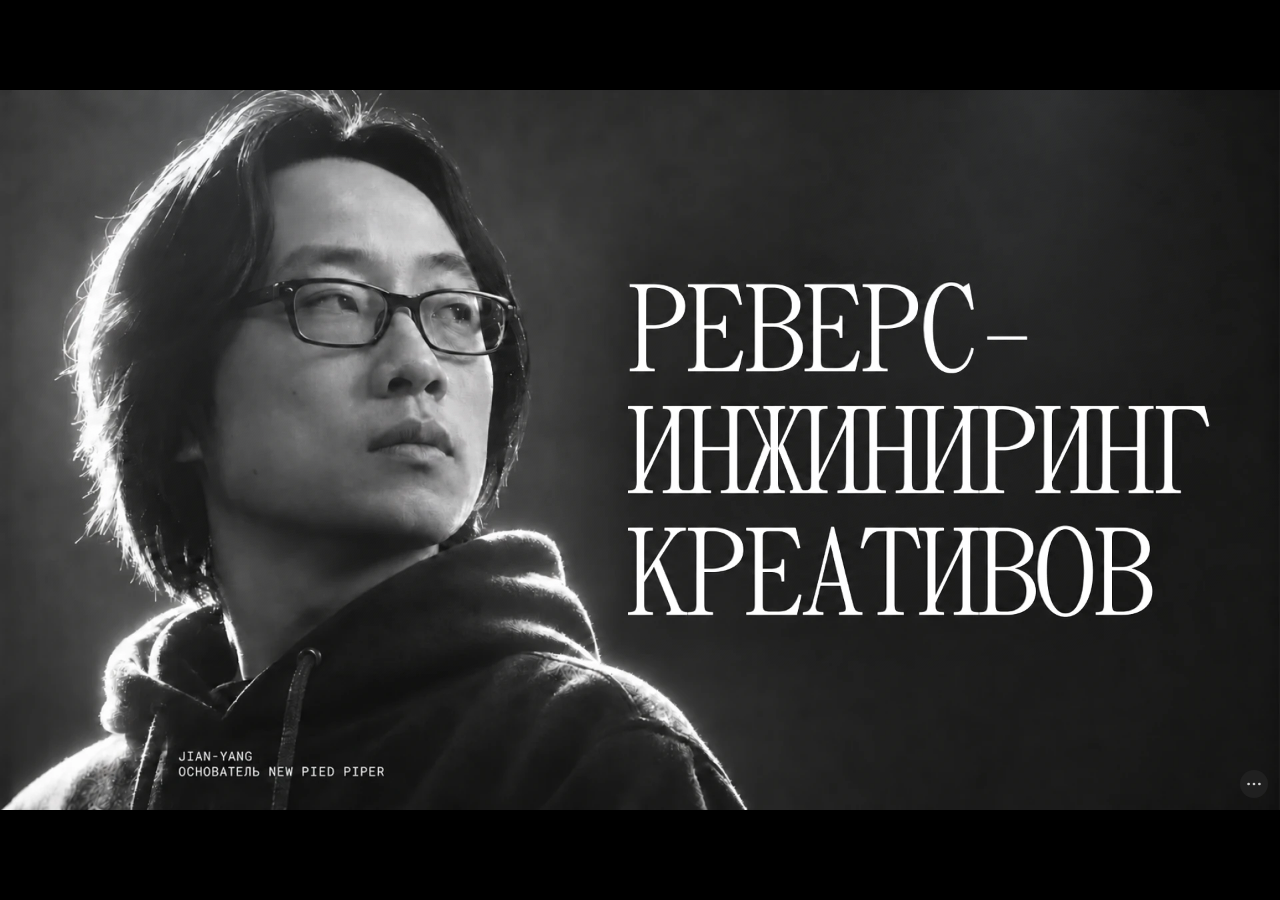
<file: index.html>
<!doctype html>
<html lang="ru" data-deck-view="public">
<head>
  <meta charset="utf-8">
  <meta name="viewport" content="width=device-width, initial-scale=1">
  <title>Реверс-инжиниринг креативов</title>
  <link rel="icon" href="data:,">
  <link rel="stylesheet" href="presentation.css?v=50">
  <link rel="stylesheet" href="intro.css?v=15">
  <link rel="stylesheet" href="assets/slide-10/vin-preview.css?v=9">
  <script defer src="slides.js?v=54"></script>
  <script defer src="assets/slide-10/gsap.min.js"></script>
  <script defer src="assets/slide-10/number-help-scene.js"></script>
  <script defer src="assets/slide-10/vin-preview.js?v=3"></script>
  <script defer src="assets/airbnb-storyboard/storyboard.js"></script>
  <script defer src="intro.js?v=13"></script>
  <script defer src="presentation.js?v=29"></script>
  <script defer src="spotlights.js?v=2"></script>
</head>
<body>
  <div id="intro-recording-buffer" hidden></div>
  <main id="presentation" aria-label="Презентация">
    <div id="frame">
      <section id="slide" aria-label="Слайд" tabindex="-1">
        <div id="camera">
          <img id="poster" alt="" draggable="false" fetchpriority="high">
          <script>
            if (!location.hash || location.hash === '#1') {
              document.getElementById('poster').src = 'assets/slides/01.webp';
            }
          </script>
          <div id="media"></div>
          <div id="links"></div>
          <div id="build-content"></div>
        </div>
      </section>
      <div class="slide-lighting" aria-hidden="true"></div>
      <div class="slide-controls">
        <button class="slide-menu-trigger slide-control" type="button" aria-label="Действия со слайдами"
          aria-expanded="false" aria-controls="slide-menu-panel" title="Действия со слайдами">
          <svg viewBox="0 0 20 20" width="18" height="18" fill="currentColor" aria-hidden="true">
            <circle cx="4" cy="10" r="1.5"/><circle cx="10" cy="10" r="1.5"/><circle cx="16" cy="10" r="1.5"/>
          </svg>
        </button>
        <div class="slide-menu-panel" id="slide-menu-panel" inert>
          <span id="slide-number" aria-hidden="true"></span>
          <button class="slide-control" id="restart-deck" type="button" aria-label="В начало" title="В начало">
            <svg viewBox="0 0 24 24" width="16" height="16" fill="none" stroke="currentColor" stroke-width="2" stroke-linecap="round" stroke-linejoin="round" aria-hidden="true">
              <path d="M3 12a9 9 0 1 1 2.6 6.4M3 6v6h6"/>
            </svg>
          </button>
          <button class="slide-control" id="deck-fullscreen" type="button" aria-label="На весь экран" title="На весь экран">
            <svg viewBox="0 0 24 24" width="16" height="16" fill="none" stroke="currentColor" stroke-width="2" stroke-linecap="round" stroke-linejoin="round" aria-hidden="true">
              <path class="fullscreen-enter" d="M9 4H4v5m11-5h5v5M4 15v5h5m11-5v5h-5"/>
              <path class="fullscreen-exit" d="M4 9h5V4m6 0v5h5M4 15h5v5m6 0v-5h5"/>
            </svg>
          </button>
        </div>
      </div>
    </div>
  </main>
  <template id="intro-badge-slide">
    <img class="intro-badge" src="assets/slide-02/badge.png" alt="Бейдж Никиты Мосолова" width="850" height="1080" draggable="false">
    <div class="intro-photo">
      <img src="assets/slide-02/zoomlion-exhibition.webp" alt="Экскаватор Zoomlion на выставке" width="1138" height="817" draggable="false">
    </div>
  </template>
  <template id="intro-tools-slide" data-preload-images="assets/intro/2172.png assets/intro/mayonnaise.png">
    <div class="intro-tools">
      <button class="intro-tool intro-tool-stiletto" type="button" aria-label="Прокрутить иконку Stiletto">
        <span class="intro-tool-view" aria-hidden="true"><span class="intro-tool-art"></span></span>
        <span class="intro-tool-label">STILETTO</span>
      </button>
      <button class="intro-tool intro-tool-editor" type="button" aria-label="Прокрутить иконку Avito Editor">
        <span class="intro-tool-view" aria-hidden="true"><span class="intro-tool-art"></span></span>
        <span class="intro-tool-label">AVITO EDITOR</span>
      </button>
      <button class="intro-tool intro-tool-remark" type="button" aria-label="Прокрутить иконку Remark">
        <span class="intro-tool-view" aria-hidden="true"><span class="intro-tool-art"></span></span>
        <span class="intro-tool-label">REMARK</span>
      </button>
      <button class="intro-tool intro-tool-mayonnaise" type="button" aria-label="Прокрутить иконку «Майонез»">
        <span class="intro-tool-view" aria-hidden="true"><span class="intro-tool-art"></span></span>
        <span class="intro-tool-label">МАЙОНЕЗ</span>
      </button>
    </div>
  </template>
  <template id="intro-recording-slide" data-preload-images="assets/intro/window-bar.png">
    <div class="intro-window">
      <div class="intro-window-bar" aria-hidden="true"></div>
      <video class="intro-recording" muted playsinline preload="auto" disablepictureinpicture aria-hidden="true"></video>
    </div>
  </template>
  <template id="intro-parts-slide">
    <div class="intro-window">
      <div class="intro-window-bar" aria-hidden="true"></div>
      <div class="intro-parts-scroll" tabindex="0" role="region" aria-label="Разборка экскаватора при прокрутке">
        <div class="intro-parts-stage">
          <header class="intro-parts-copy">
            <div class="intro-comtrans-logo" role="img" aria-label="Авито Спецтехника">
              <img class="intro-avito-mark" src="assets/slide-05/avito-mark.svg" alt="">
              <div>
                <img class="intro-avito-word" src="assets/slide-05/avito-word.svg" alt="">
                <img class="intro-comtrans-word" src="assets/slide-05/comtrans-word.svg" alt="">
              </div>
            </div>
            <h1>Разбираем<br>по&nbsp;винтикам</h1>
            <p>Чтобы найти отличные и&nbsp;хорошие<br>модели спецтехники</p>
          </header>
          <div class="intro-parts-frames">
            <img src="assets/slide-05/frames/000.webp" alt="" draggable="false">
            <canvas aria-hidden="true"></canvas>
          </div>
        </div>
        <section class="intro-parts-details" aria-labelledby="intro-parts-details-title">
          <h2 id="intro-parts-details-title">Что внутри оценки</h2>
          <div class="intro-parts-cards">
            <article>
              <span class="intro-parts-icon"><img src="assets/slide-05/reliability.svg" alt=""></span>
              <h3>Надёжность и&nbsp;ресурс</h3>
              <p>Ресурс узлов, наработка между отказами, дефекты и&nbsp;отзывные кампании</p>
            </article>
            <article>
              <span class="intro-parts-icon"><img src="assets/slide-05/technology.svg" alt=""></span>
              <h3>Технологии и&nbsp;оснащение</h3>
              <p>Мониторинг, диагностика, онлайн-каталоги и&nbsp;цифровые сервисы</p>
            </article>
            <article>
              <span class="intro-parts-icon"><img src="assets/slide-05/service.svg" alt=""></span>
              <h3>Сервис и&nbsp;запчасти</h3>
              <p>Гарантия, сервисные точки, сроки поставки расходников и&nbsp;ключевых узлов</p>
            </article>
          </div>
        </section>
      </div>
    </div>
  </template>
  <template id="truck-magic-transition">
    <div class="truck-magic" data-slide-transition aria-hidden="true">
      <img class="truck-magic-before" data-transition-before alt="">
      <div class="truck-magic-flash"></div>
      <div class="truck-magic-glow"></div>
      <svg class="truck-magic-sky" viewBox="0 0 1920 1080" fill="none">
        <defs>
          <mask id="truck-rainbow-mask" maskUnits="userSpaceOnUse" x="-128" y="0" width="2300" height="1080">
            <path class="truck-magic-draw" d="M-120 706C383 162 1253 4 2010 309" pathLength="1" stroke="#fff" stroke-width="108"/>
          </mask>
          <path id="truck-magic-star" d="M0-18Q2-3 18 0Q2 3 0 18Q-2 3-18 0Q-2-3 0-18Z" fill="currentColor"/>
          <path id="truck-magic-confetti" d="M-4-12Q3-8 6-9L4 12Q-2 10-6 11Z" fill="currentColor"/>
          <g id="truck-magic-bug">
            <ellipse cy="2" rx="10" ry="13" fill="#f32b56" stroke="#fda2b0" stroke-width="1.4"/>
            <path d="M-6-9a6 6 0 0 1 12 0m-6 0v24" stroke="#241326" stroke-width="2" fill="#241326"/>
            <path d="M-5-1h.1m9 0h.1m-8 6h.1m7 0h.1m-6 5h.1m5 0h.1" stroke="#241326" stroke-width="3" stroke-linecap="round"/>
          </g>
        </defs>
        <g class="truck-magic-ribbon" mask="url(#truck-rainbow-mask)" stroke-width="12">
          <path d="M-120 680C383 136 1253 -22 2010 283" stroke="#ff6696"/>
          <path d="M-120 689C383 145 1253 -13 2010 292" stroke="#ffab61"/>
          <path d="M-120 698C383 154 1253 -4 2010 301" stroke="#ffe78c"/>
          <path d="M-120 707C383 163 1253 5 2010 310" stroke="#9defa1"/>
          <path d="M-120 716C383 172 1253 14 2010 319" stroke="#78d9ff"/>
          <path d="M-120 725C383 181 1253 23 2010 328" stroke="#a8a4ff"/>
          <path d="M-120 734C383 190 1253 32 2010 337" stroke="#e3a3fc"/>
        </g>
        <g class="truck-magic-pony">
          <g transform="scale(1.55)">
          <path d="M-22 2Q-50-14-42 7Q-35 20-23 13" stroke="#a999ff" stroke-width="8" stroke-linecap="round"/>
          <path d="M-21 19l-8 15m20-16 2 15m15-17 13 15m0-16 15 8" stroke="#f6daff" stroke-width="6" stroke-linecap="round"/>
          <path d="M-28 5Q-25-8-8-7L6-8 12-22 12-36 21-28 29-29 42-16 38-8 24-9 19 10Q11 25-11 23Q-29 21-28 5Z" fill="#f6daff"/>
          <path d="M15-27Q3-27 3-12Q6-11-3-2Q10-4 12-16Z" fill="#a999ff"/>
          <circle cx="28" cy="-20" r="2.5" fill="#493256"/>
          </g>
        </g>
        <g class="truck-magic-particles"></g>
      </svg>
    </div>
  </template>
  <template id="meme-transition">
    <div class="meme-transition" data-slide-transition aria-hidden="true">
      <img class="meme-transition-before" data-transition-before alt="">
      <div class="meme-transition-flare"></div>
      <div class="meme-transition-stickers"></div>
    </div>
  </template>
  <template id="strike-transition">
    <div class="strike-transition" data-slide-transition aria-hidden="true">
      <img class="strike-transition-before" data-transition-before alt="">
    </div>
  </template>
  <template id="cover-credit-slide">
    <div class="cover-credit-punctuation" aria-hidden="true"></div>
  </template>
  <template id="reverse-engineering-slide">
    <section class="reverse-engineering">
      <h1>Реверс-<br>инжиниринг</h1>
      <p class="reverse-engineering-term"><span class="typographic-symbol">[</span>Обратная разработка<span class="typographic-symbol">]</span></p>
      <p>Разбор готового решения для&nbsp;понимания<br>его устройства и&nbsp;принципов работы</p>
    </section>
  </template>
  <template id="outsourcing-highlight-slide">
    <h1 class="outsourcing-highlight">
      <span>Не&nbsp;передавайте<br>мышление</span>
      <strong>на&nbsp;аутсорс</strong>
    </h1>
  </template>
  <template id="look-with-your-eyes-slide">
    <section class="eye-gaze">
      <h1>Ищите глазами</h1>
      <div class="eye-gaze-pair" aria-hidden="true">
        <div class="eye-gaze-eye"><span class="eye-gaze-iris"></span></div>
        <div class="eye-gaze-eye"><span class="eye-gaze-iris"></span></div>
      </div>
    </section>
  </template>
  <template id="mcp-breakdown-slide">
    <dl class="breakdown-copy mcp-breakdown-copy">
      <div>
        <dt>Поворот</dt>
        <dd>Белая карточка профиля разворачивается вокруг вертикальной оси, открывая цветную сторону.</dd>
      </div>
      <div>
        <dt>Перелив</dt>
        <dd>По&nbsp;цветной стороне проходит голографический блик. Под&nbsp;ним проступает защитный узор, а&nbsp;портрет меняет оттенок.</dd>
      </div>
      <div>
        <dt>Сдвиг</dt>
        <dd>По&nbsp;нажатию открывается экран проверки, и&nbsp;бейдж становится большой карточкой в&nbsp;верхней части экрана.</dd>
      </div>
      <div>
        <dt>Плавная смена текста</dt>
        <dd>Список под&nbsp;карточкой размывается и&nbsp;исчезает. На&nbsp;его месте появляется пояснение о&nbsp;проверке личности.</dd>
      </div>
      <div>
        <dt>Параллакс</dt>
        <dd>При&nbsp;наклоне карты блик смещается по&nbsp;её поверхности. За&nbsp;счёт этого карта выглядит объёмной.</dd>
      </div>
      <div>
        <dt>Характер движения</dt>
        <dd>По&nbsp;оценке 60fps, движение замедляется к&nbsp;концу и&nbsp;слегка пружинит. В&nbsp;описании также сказано, что карта реагирует на&nbsp;наклон телефона. По&nbsp;записи видно движение, а&nbsp;его связь с&nbsp;гироскопом не&nbsp;подтверждена.</dd>
      </div>
    </dl>
    <figure class="mcp-breakdown-preview">
      <video src="assets/ideas-references/airbnb-verification.mp4" poster="assets/ideas-references/airbnb-verification-poster.jpg"
        width="800" height="800" muted playsinline loop preload="auto" disablepictureinpicture aria-label="Анимация карточки верификации Airbnb"></video>
      <figcaption>MCP</figcaption>
    </figure>
  </template>
  <template id="airbnb-storyboard-slide">
    <section class="frame-storyboard" aria-label="Покадровый разбор переворота карточки Airbnb">
      <div class="frame-storyboard-scroll" tabindex="0">
        <div class="frame-storyboard-surface">
          <img src="assets/airbnb-storyboard/overview.png" width="1704" height="1390"
            alt="20 ключевых кадров в трёх разделах: переворот и смена текста, два прохода голографии, возврат в профиль">
        </div>
      </div>
      <dialog class="frame-detail" aria-labelledby="frame-detail-title">
        <div class="frame-detail-card">
          <img alt="Крупный план выбранного кадра" width="960" height="960">
          <div class="frame-detail-copy">
            <p class="frame-detail-stage"></p>
            <p class="frame-detail-timing"></p>
            <h2 id="frame-detail-title"></h2>
          </div>
          <button type="button" aria-label="Закрыть кадр" autofocus>×</button>
        </div>
      </dialog>
    </section>
  </template>
  <template id="ffmpeg-title-slide">
    <img class="ffmpeg-title-art" src="assets/slides/5490-920.png" width="1920" height="1080" alt="FFmpeg">
    <section class="ffmpeg-install" data-reveal-step="1" hidden aria-label="Пример установки FFmpeg">
      <header class="codex-window-title">
        <span class="codex-window-lights" aria-hidden="true"><i></i><i></i><i></i></span>
        Терминал
      </header>
      <div class="ffmpeg-log">
        <p class="ffmpeg-command"><span aria-hidden="true">$ </span><code>brew install ffmpeg</code></p>
        <p data-log-delay="650"><b>==&gt;</b> Fetching downloads for: ffmpeg</p>
        <p data-log-delay="1150"><b>==&gt;</b> Downloading ffmpeg</p>
        <p data-log-delay="1850"><b>==&gt;</b> Installing ffmpeg</p>
        <p data-log-delay="2350"><b>==&gt;</b> Pouring ffmpeg 8.0.1_4</p>
        <p data-log-delay="2950">🍺  /opt/homebrew/Cellar/ffmpeg/8.0.1_4</p>
        <p class="ffmpeg-command" data-log-delay="3500"><span aria-hidden="true">$ </span><code>ffmpeg -version</code></p>
        <p data-log-delay="3850">ffmpeg version 8.0.1</p>
      </div>
    </section>
  </template>
  <template id="pinned-context-transfer-slide">
    <div class="pinned-transfer" role="img" aria-label="Файл context.md переносится из рабочих задач Авито в Анимашки">
      <span class="pinned-transfer-origin" aria-hidden="true"></span>
      <span class="pinned-transfer-target" aria-hidden="true"></span>
      <span class="pinned-transfer-flight" aria-hidden="true"><i></i>context.md</span>
      <span class="pinned-transfer-file" aria-hidden="true"><i></i>context.md</span>
    </div>
  </template>
  <template id="context-pillars-slide">
    <div class="context-pillars">
      <section class="context-pillar" data-reveal-step="1" hidden style="--pillar-x: -224px; --pillar-y: 307px; --crop-width: 688px; --sprite-size: 1680px; --sprite-x: 0px; --label-x: 43px; --label-y: 340px; --label-width: 327px; --impact-x: 204px; --stone-color: #a5c2b0">
        <div class="context-pillar-art">
          <div class="context-pillar-crop"><img src="assets/context-pillars/columns.png" alt=""></div>
          <h2>Что<br>делаем</h2>
        </div>
        <div class="context-pillar-debris" aria-hidden="true"></div>
      </section>
      <section class="context-pillar" data-reveal-step="2" hidden style="--pillar-x: 343px; --pillar-y: 0px; --crop-width: 413px; --sprite-size: 1970px; --sprite-x: -1243px; --label-x: 343px; --label-y: 124px; --label-width: 413px; --impact-x: 548px; --stone-color: #91b9d6">
        <div class="context-pillar-art">
          <div class="context-pillar-crop"><img src="assets/context-pillars/columns.png" alt=""></div>
          <h2>Сценарий</h2>
        </div>
        <div class="context-pillar-debris" aria-hidden="true"></div>
      </section>
      <section class="context-pillar" data-reveal-step="3" hidden style="--pillar-x: 674px; --pillar-y: 232px; --crop-width: 453px; --sprite-size: 1696px; --sprite-x: -622px; --label-x: 722px; --label-y: 234px; --label-width: 449px; --impact-x: 944px; --stone-color: #abadb3">
        <div class="context-pillar-art">
          <div class="context-pillar-crop"><img src="assets/context-pillars/columns.png" alt=""></div>
          <h2>Зачем</h2>
        </div>
        <div class="context-pillar-debris" aria-hidden="true"></div>
      </section>
      <section class="context-pillar" data-reveal-step="4" hidden style="--pillar-x: 1180px; --pillar-y: 31px; --crop-width: 413px; --sprite-size: 1970px; --sprite-x: -1243px; --label-x: 1171px; --label-y: 155px; --label-width: 449px; --impact-x: 1384px; --stone-color: #91b9d6">
        <div class="context-pillar-art">
          <div class="context-pillar-crop"><img src="assets/context-pillars/columns.png" alt=""></div>
          <h2>Для кого</h2>
        </div>
        <div class="context-pillar-debris" aria-hidden="true"></div>
      </section>
      <section class="context-pillar" data-reveal-step="5" hidden style="--pillar-x: 1276px; --pillar-y: 400px; --crop-width: 688px; --sprite-size: 1680px; --sprite-x: 0px; --label-x: 1543px; --label-y: 489px; --label-width: 327px; --impact-x: 1700px; --stone-color: #a5c2b0">
        <div class="context-pillar-art">
          <div class="context-pillar-crop"><img src="assets/context-pillars/columns.png" alt=""></div>
          <h2 class="context-pillar-long-label">Ограничения</h2>
        </div>
        <div class="context-pillar-debris" aria-hidden="true"></div>
      </section>
    </div>
  </template>
  <template id="idea-pillars-slide">
    <div class="context-pillars">
      <section class="context-pillar" data-reveal-step="1" hidden style="--pillar-x: -184px; --pillar-y: 307px; --crop-width: 688px; --sprite-size: 1680px; --sprite-x: 0px; --label-x: 24px; --label-y: 328px; --label-width: 432px; --impact-x: 240px; --stone-color: #a5c2b0">
        <div class="context-pillar-art">
          <div class="context-pillar-crop"><img src="assets/context-pillars/columns.png" alt=""></div>
          <h2>Главная<br>идея</h2>
        </div>
        <div class="context-pillar-debris" aria-hidden="true"></div>
      </section>
      <section class="context-pillar" data-reveal-step="2" hidden style="--pillar-x: 516px; --pillar-y: 95px; --crop-width: 413px; --sprite-size: 1970px; --sprite-x: -1243px; --label-x: 504px; --label-y: 128px; --label-width: 432px; --impact-x: 720px; --stone-color: #91b9d6">
        <div class="context-pillar-art">
          <div class="context-pillar-crop"><img src="assets/context-pillars/columns.png" alt=""></div>
          <h2>Место<br>и&nbsp;сценарий</h2>
        </div>
        <div class="context-pillar-debris" aria-hidden="true"></div>
      </section>
      <section class="context-pillar" data-reveal-step="3" hidden style="--pillar-x: 926px; --pillar-y: 296px; --crop-width: 453px; --sprite-size: 1696px; --sprite-x: -622px; --label-x: 984px; --label-y: 220px; --label-width: 432px; --impact-x: 1200px; --stone-color: #abadb3">
        <div class="context-pillar-art">
          <div class="context-pillar-crop"><img src="assets/context-pillars/columns.png" alt=""></div>
          <h2>Визуальная<br>метафора</h2>
        </div>
        <div class="context-pillar-debris" aria-hidden="true"></div>
      </section>
      <section class="context-pillar" data-reveal-step="4" hidden style="--pillar-x: 1256px; --pillar-y: 110px; --crop-width: 688px; --sprite-size: 1680px; --sprite-x: 0px; --label-x: 1464px; --label-y: 196px; --label-width: 432px; --impact-x: 1680px; --stone-color: #a5c2b0">
        <div class="context-pillar-art">
          <div class="context-pillar-crop"><img src="assets/context-pillars/columns.png" alt=""></div>
          <h2>Где искать</h2>
        </div>
        <div class="context-pillar-debris" aria-hidden="true"></div>
      </section>
    </div>
  </template>
  <template id="approach-slide">
    <div class="approach">
      <div class="approach-line" aria-hidden="true"></div>
      <ol class="approach-steps">
        <li>
          <h2>Контекст</h2>
          <p>Понять задачу автора, аудиторию и&nbsp;условия</p>
        </li>
        <li>
          <h2>Разбор</h2>
          <p>Разобрать устройство решения и&nbsp;связи между&nbsp;частями</p>
        </li>
        <li>
          <h2>Переосмысление</h2>
          <p>Переосмыслить и&nbsp;адаптировать под&nbsp;условия задачи</p>
        </li>
        <li>
          <h2>Сборка</h2>
          <p>Собрать свою версию и&nbsp;проверить результат</p>
        </li>
      </ol>
      <img class="approach-car" src="assets/slide-09/byd.png" alt="Красный BYD F3" width="665" height="443" draggable="false">
    </div>
  </template>
  <template id="creative-letter-slide">
    <h1 class="creative-letter-title" aria-label="Реверс-инжиниринг креативов при помощи AI!">
      <span class="creative-letter-lead" aria-hidden="true">Реверс-инжиниринг</span>
      <span class="creative-letter-word" aria-hidden="true">
        <span class="creative-letter" style="--index: 0; --accent: #baa4f1"><span class="creative-letter-turn" data-letter="К"></span></span>
        <span class="creative-letter" style="--index: 1; --accent: #9addf0"><span class="creative-letter-turn" data-letter="Р"></span></span>
        <span class="creative-letter" style="--index: 2; --accent: #f4eddf"><span class="creative-letter-turn" data-letter="Е"></span></span>
        <span class="creative-letter" style="--index: 3; --accent: #f69b8e"><span class="creative-letter-turn" data-letter="А"></span></span>
        <span class="creative-letter" style="--index: 4; --accent: #cbdbab"><span class="creative-letter-turn" data-letter="Т"></span></span>
        <span class="creative-letter" style="--index: 5; --accent: #c0aaf3"><span class="creative-letter-turn" data-letter="И"></span></span>
        <span class="creative-letter" style="--index: 6; --accent: #7be1e1"><span class="creative-letter-turn" data-letter="В"></span></span>
        <span class="creative-letter" style="--index: 7; --accent: #f5d5a5"><span class="creative-letter-turn" data-letter="О"></span></span>
        <span class="creative-letter" style="--index: 8; --accent: #f487a4"><span class="creative-letter-turn" data-letter="В"></span></span>
      </span>
      <span class="creative-ai-caption" aria-hidden="true">
        при помощи <span class="creative-ai-marks">
          <span class="creative-ai-first">AI</span>
          <img class="creative-ai-codex" src="assets/creative-title/codex.png?v=2" alt="" width="320" height="320">
          <img class="creative-ai-claude" src="assets/creative-title/claude.png" alt="" width="240" height="240">
          <span class="creative-ai-final">AI</span>
        </span>!
      </span>
    </h1>
  </template>
  <template id="animation-flow-slide" data-preload-images="assets/slide-10/vin-tent-truck.png">
    <div class="animation-flow">
      <div class="approach-line flow-line-top" aria-hidden="true"></div>
      <ol class="approach-steps flow-top">
        <li><h2>Контекст</h2><p>Передаём задачу, материалы, ТТ<br>и&nbsp;место в&nbsp;сценарии</p></li>
        <li><h2>Идея и рефы</h2><p>Определяем главную мысль и&nbsp;ищем метафору,<br>которая её передаст</p></li>
        <li><h2>Визуализация</h2><p>Разбираем движение, выбираем приёмы и&nbsp;собираем превью</p></li>
      </ol>
      <div class="approach-line flow-line-bottom" aria-hidden="true"></div>
      <ol class="approach-steps flow-bottom" start="4">
        <li><h2>Итерации</h2><p>Называем вещи своими именами при&nbsp;правках</p></li>
        <li><h2>Передача в разработку</h2><p>Готовим нужный формат,<br>проверяем и&nbsp;заливаем</p></li>
      </ol>
      <div class="flow-vin-slot" data-vin-slot></div>
    </div>
  </template>
  <template id="vin-comparison-slide" data-preload-images="assets/slide-10/vin-tent-truck.png">
    <div class="vin-comparison">
      <div class="vin-comparison-panel vin-comparison-reference">
        <video muted playsinline preload="auto" disablepictureinpicture></video>
        <button class="vin-comparison-replay" type="button" data-comparison-replay="reference" aria-label="Повторить референс"></button>
      </div>
      <div class="vin-comparison-panel vin-comparison-rebuild">
        <button class="vin-comparison-replay" type="button" data-comparison-replay="vin" aria-label="Повторить VIN-анимацию"></button>
        <div class="vin-comparison-vin" data-vin-slot>
          <img class="vin-comparison-still" src="assets/vin-comparison/rebuild-still.png" alt="Мокап интерфейса «Где найти номер»">
        </div>
      </div>
      <p class="vin-comparison-label vin-comparison-label-reference">Реф</p>
      <p class="vin-comparison-label vin-comparison-label-rebuild">Реверс-пересборка</p>
    </div>
  </template>
  <template id="ideas-reference-slide">
    <div class="ideas-reference-board">
      <img class="ideas-reference-overview" src="assets/ideas-references/overview.png" alt="Четыре блока референсов: анимация, звуки и хаптики, скролл, пасхалки">
      <section class="ideas-reference-animation" style="--block-x: 216" aria-labelledby="ideas-animation-title">
        <header>
          <h2 id="ideas-animation-title">Анимация</h2>
          <p>Переворот документа, зум к&nbsp;номеру и&nbsp;подсветка зон</p>
        </header>
        <ul class="ideas-animation-cards">
          <li class="ideas-animation-card">
            <img class="ideas-animation-preview" src="assets/ideas-references/plasma-visa.png" alt="Карта Plasma Visa на экране активации">
            <h3>Plasma Visa · Активация карты</h3>
            <p>Переворот и&nbsp;блик на&nbsp;карте.</p>
          </li>
          <li class="ideas-animation-card">
            <svg class="ideas-animation-preview" viewBox="0 0 560 560" aria-hidden="true">
              <svg width="560" height="560" viewBox="104 200 560 560" overflow="hidden">
                <image href="assets/ideas-references/animation.png" width="1379" height="2397"></image>
              </svg>
            </svg>
            <h3>LEGO · Где искать номер</h3>
            <p>Рамка показывает номер на&nbsp;упаковке.</p>
          </li>
          <li class="ideas-animation-card">
            <svg class="ideas-animation-preview" viewBox="0 0 560 560" aria-hidden="true">
              <svg width="560" height="560" viewBox="712 200 560 560" overflow="hidden">
                <image href="assets/ideas-references/animation.png" width="1379" height="2397"></image>
              </svg>
            </svg>
            <h3>IntoWallet · Световой фокус</h3>
            <p>Маска выделяет одну область карточки.</p>
          </li>
          <li class="ideas-animation-card">
            <svg class="ideas-animation-preview" viewBox="0 0 560 560" aria-hidden="true">
              <svg width="560" height="560" viewBox="104 908 560 560" overflow="hidden">
                <image href="assets/ideas-references/animation.png" width="1379" height="2397"></image>
              </svg>
            </svg>
            <h3>Airbnb · Скан документа</h3>
            <p>Наклон и&nbsp;перелив показывают материал.</p>
          </li>
          <li class="ideas-animation-card">
            <svg class="ideas-animation-preview" viewBox="0 0 560 560" aria-hidden="true">
              <svg width="560" height="560" viewBox="712 908 560 560" overflow="hidden">
                <image href="assets/ideas-references/animation.png" width="1379" height="2397"></image>
              </svg>
            </svg>
            <h3>!Camera · Зум по вкладкам</h3>
            <p>Камера приближает детали 3D-объекта.</p>
          </li>
          <li class="ideas-animation-card">
            <svg class="ideas-animation-preview" viewBox="0 0 560 560" aria-hidden="true">
              <svg width="560" height="560" viewBox="104 1616 560 560" overflow="hidden">
                <image href="assets/ideas-references/animation.png" width="1379" height="2397"></image>
              </svg>
            </svg>
            <h3>Mileways · Переворот</h3>
            <p>Билет поворачивается вокруг оси.</p>
          </li>
          <li class="ideas-animation-card">
            <svg class="ideas-animation-preview" viewBox="0 0 560 560" aria-hidden="true">
              <svg width="560" height="560" viewBox="712 1616 560 560" overflow="hidden">
                <image href="assets/ideas-references/animation.png" width="1379" height="2397"></image>
              </svg>
            </svg>
            <h3>Waymo · Волна вокруг авто</h3>
            <p>Импульс привлекает взгляд к&nbsp;машине.</p>
          </li>
        </ul>
      </section>
      <div class="ideas-reference-detail" data-reference-block="haptics" style="--block-x: 1635" aria-hidden="true">
        <img src="assets/ideas-references/haptics.png" alt="">
      </div>
      <div class="ideas-reference-detail" data-reference-block="scroll" style="--block-x: 3054" aria-hidden="true">
        <img src="assets/ideas-references/scroll.png" alt="">
      </div>
      <div class="ideas-reference-detail" data-reference-block="easter-eggs" style="--block-x: 4473" aria-hidden="true">
        <img src="assets/ideas-references/easter-eggs.png" alt="">
      </div>
    </div>
  </template>
  <template id="airbnb-reference-slide">
    <section class="airbnb-reference" aria-label="Референс Airbnb на 60fps">
      <h1>60fps.design</h1>
      <div class="airbnb-reference-window">
        <img class="airbnb-reference-header" src="assets/ideas-references/airbnb-60fps-header.jpg?v=2" alt="">
        <figure class="airbnb-reference-shot">
          <video src="assets/ideas-references/airbnb-verification.mp4" poster="assets/ideas-references/airbnb-verification-poster.jpg"
            width="800" height="800" muted playsinline preload="auto" disablepictureinpicture aria-label="Анимация карты верификации Airbnb"></video>
          <span class="airbnb-reference-copy-link" lang="en">Copy link</span>
          <span class="airbnb-reference-copy-prompt" lang="en">Copy prompt</span>
        </figure>
      </div>
    </section>
  </template>
  <template id="foundation-examples-slide">
    <section class="conclusion">
      <h1 class="conclusion-title">Опирайтесь на&nbsp;чужой опыт и&nbsp;разбирайте его</h1>
      <div class="foundation-examples">
        <div class="foundation-example">
          <video src="assets/ideas-references/airbnb-verification.mp4" poster="assets/ideas-references/airbnb-verification-poster.jpg"
            muted playsinline preload="auto" disablepictureinpicture aria-label="Референс Airbnb"></video>
        </div>
        <div class="foundation-example foundation-vin-slot" data-vin-slot></div>
      </div>
    </section>
  </template>
  <template id="resource-board-slide" data-preload-images="assets/slides/18.png">
    <div class="resource-board">
      <header class="resource-board-title" data-resource-focus="">
        <h1>Где смотреть анимации</h1>
      </header>
    </div>
  </template>
  <template id="telegram-qr-slide">
    <section class="telegram-qr" aria-labelledby="telegram-qr-title">
      <h1 id="telegram-qr-title">Бот с&nbsp;материалами и&nbsp;ссылками</h1>
      <a class="qr-card" href="https://t.me/Save_mosolov_links_bot" target="_blank" rel="noopener noreferrer" aria-label="Бот с материалами в Telegram">
        <span class="qr-card-code"><img src="assets/telegram-qr/contacts-bot.png" alt="" width="520" height="520"></span>
      </a>
    </section>
  </template>
  <template id="auction-chat-window-slide">
    <section class="codex-window codex-context-window" aria-label="Чат «Аукцион» в Codex">
      <header class="codex-window-title">
        Codex
        <span class="codex-window-lights" aria-hidden="true"><i>+</i><i>−</i><i>×</i></span>
      </header>
      <div class="codex-window-capture">
        <img src="assets/auction-chat/context.png" alt="Промпт с контекстом и первый ответ в чате «Аукцион»" width="2266" height="1856">
      </div>
    </section>
  </template>
  <template id="codex-window-slide">
    <section class="codex-window" aria-label="Плеер анимации в приложении Codex">
      <header class="codex-window-title">
        <span class="codex-window-lights" aria-hidden="true"><i></i><i></i><i></i></span>
        Codex
      </header>
      <div class="codex-window-capture">
        <img src="assets/slides/5462-135.png" alt="Чат Codex слева, список версий и плеер VIN справа">
      </div>
    </section>
  </template>
  <template id="iteration-count-slide">
    <div class="iteration-count" role="img" aria-label="47 итераций">
      <span class="iteration-count-tens" aria-hidden="true">0</span>
      <div class="iteration-count-ones" aria-hidden="true">
        <div class="iteration-count-reel"></div>
      </div>
    </div>
  </template>
  <template id="iteration-prompt-slide" data-preload-images="assets/slides/32.png">
    <div class="iteration-example">
      <div class="iteration-meme" aria-hidden="true"></div>
      <div class="iteration-input">
        <p aria-hidden="true"><span class="iteration-typed-text"></span><span class="iteration-caret"></span></p>
      </div>
    </div>
  </template>
  <template id="reference-specifics-slide">
    <section class="conclusion">
      <h1 class="conclusion-title">Объясни себе, что берёшь из&nbsp;рефа</h1>
      <div class="conclusion-reference-examples">
        <figure>
          <img src="assets/conclusions/avito-cards.webp" width="396" height="287" alt="">
          <figcaption>Стиль карточек Авито</figcaption>
        </figure>
        <figure>
          <img src="assets/conclusions/angle.webp" width="396" height="217" alt="">
          <figcaption>Идея и ракурс</figcaption>
        </figure>
        <figure>
          <img src="assets/conclusions/emotion.webp" width="396" height="234" alt="">
          <figcaption>Идея эмоции</figcaption>
        </figure>
      </div>
    </section>
  </template>
  <template id="thinking-film-slide" data-preload-images="assets/slides/42.png">
    <section class="conclusion">
      <h1 class="conclusion-title">Разберитесь в&nbsp;замысле, прежде чем повторять приём</h1>
      <div class="thinking-film" aria-hidden="true">
        <div class="thinking-film-track">
          <div class="thinking-film-group"><i></i><i></i><i></i></div>
          <div class="thinking-film-group"><i></i><i></i><i></i></div>
          <div class="thinking-film-group"><i></i><i></i><i></i></div>
        </div>
      </div>
    </section>
  </template>
  <template id="claude-artifact-slide">
    <section class="conclusion">
      <h1 class="conclusion-title">ИИ сейчас может всё</h1>
      <div class="claude-artifact-window">
        <header class="claude-artifact-bar">
          <span class="codex-window-lights" aria-hidden="true"><i></i><i></i><i></i></span>
          <a href="https://claude.ai/artifact/Cy2d8Vn63CnzCtonA1LSah" target="_blank" rel="noopener noreferrer"
            aria-label="Открыть оригинал The Last Boring Slide в Claude">claude.ai</a>
        </header>
        <video src="assets/videos/claude-artifact.mp4?v=2" poster="assets/videos/claude-artifact-poster.webp"
          width="1440" height="862" muted playsinline preload="auto" disablepictureinpicture
          aria-label="Запись интерактивного артефакта The Last Boring Slide"></video>
      </div>
    </section>
  </template>
  <template id="contacts-slide">
    <section class="contacts-qr" aria-label="Канал и бот в Telegram">
      <a class="qr-card" href="https://clck.ru/3MMG27" target="_blank" rel="noopener noreferrer">
        <span class="qr-card-code"><img src="assets/telegram-qr/contacts-channel.png" alt="" width="520" height="520"></span>
        <span>Уютный ТГ</span>
      </a>
      <a class="qr-card" href="https://t.me/Save_mosolov_links_bot" target="_blank" rel="noopener noreferrer">
        <span class="qr-card-code"><img src="assets/telegram-qr/contacts-bot.png" alt="" width="520" height="520"></span>
        <span>Бот с&nbsp;материалами</span>
      </a>
    </section>
  </template>
  <template id="vin-player-slide">
    <iframe class="deck-vin-player" src="assets/vin-player/index.html?view=deck&amp;v=4" title="Интерактивный плеер VIN"></iframe>
  </template>
  <template id="motion-dictionary-slide">
    <iframe class="deck-motion-dictionary" src="assets/motion-dictionary/index.html?v=4&amp;view=deck&amp;autoscroll=0" title="Словарь движений" allow="clipboard-write"></iframe>
  </template>
  <template id="deck-vin-phone">
    <section class="deck-vin" aria-label="Демо поиска VIN и номеров автомобиля">
      <div class="vin-preview-hardware" aria-hidden="true">
        <span></span><span></span><span></span><span></span>
      </div>
      <div class="vin-preview-screen">
        <div class="vin-preview-status" aria-hidden="true">
          <img src="assets/slide-10/status.svg" alt="">
        </div>
        <section class="vin-preview-sheet" aria-label="Где найти номер">
          <div class="vin-preview-grip" aria-hidden="true"></div>
          <div class="vin-preview-content">
            <h2>Где найти номер</h2>
            <div class="vin-preview-numbers" role="group" aria-label="Вид номера">
              <button type="button" data-number="vin" aria-pressed="true">VIN</button>
              <button type="button" data-number="body" aria-pressed="false">Номер кузова</button>
              <button type="button" data-number="frame" aria-pressed="false">Номер шасси</button>
            </div>
            <div class="vin-preview-animation">
              <div class="vin-preview-motion"></div>
              <div class="vin-preview-sources" role="group" aria-label="Где искать номер">
                <button type="button" data-source="document" aria-label="В документах" aria-pressed="true"><img src="assets/slide-10/document.svg" alt=""></button>
                <button type="button" data-source="vehicle" aria-label="На автомобиле" aria-pressed="false"><img src="assets/slide-10/vehicle.svg" alt=""></button>
              </div>
            </div>
          </div>
        </section>
      </div>
    </section>
  </template>
  <div id="status" class="sr-only" role="status"></div>
  <noscript>Включите JavaScript, чтобы листать слайды.</noscript>
</body>
</html>
</file>
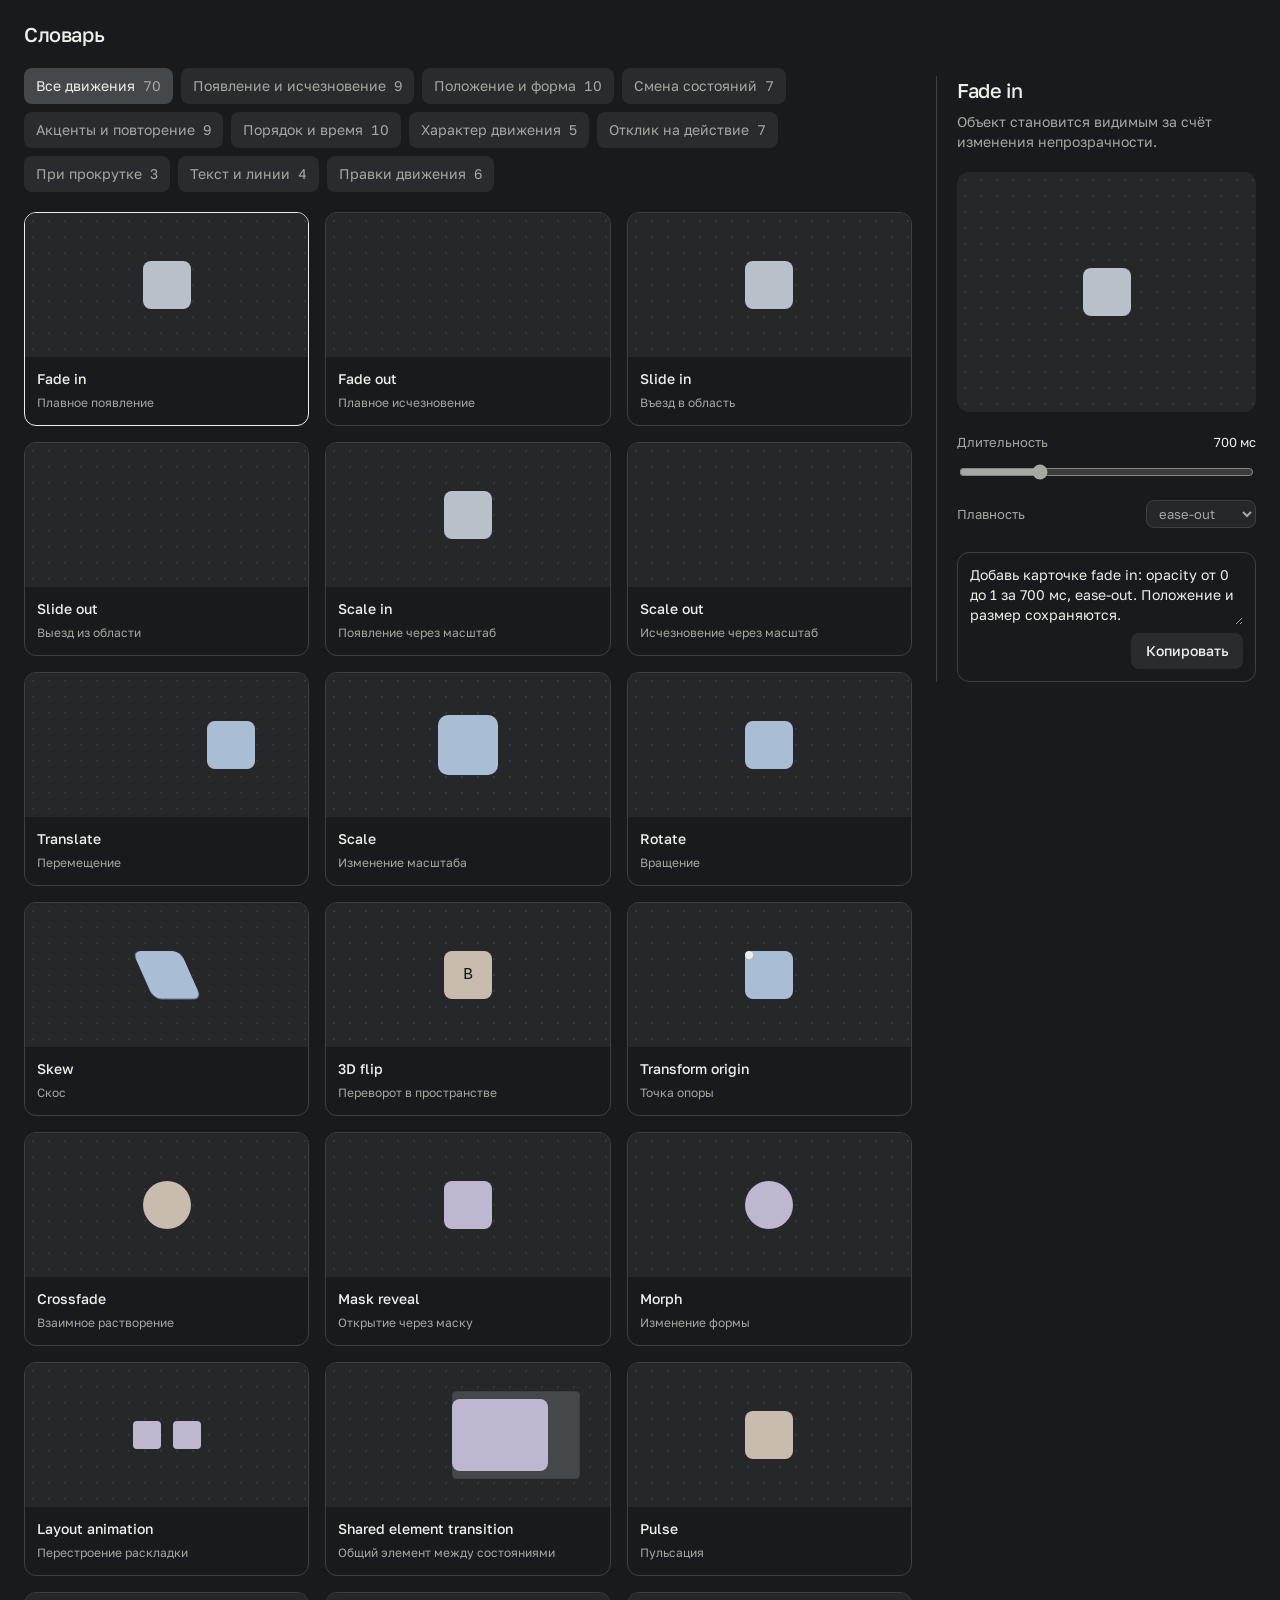
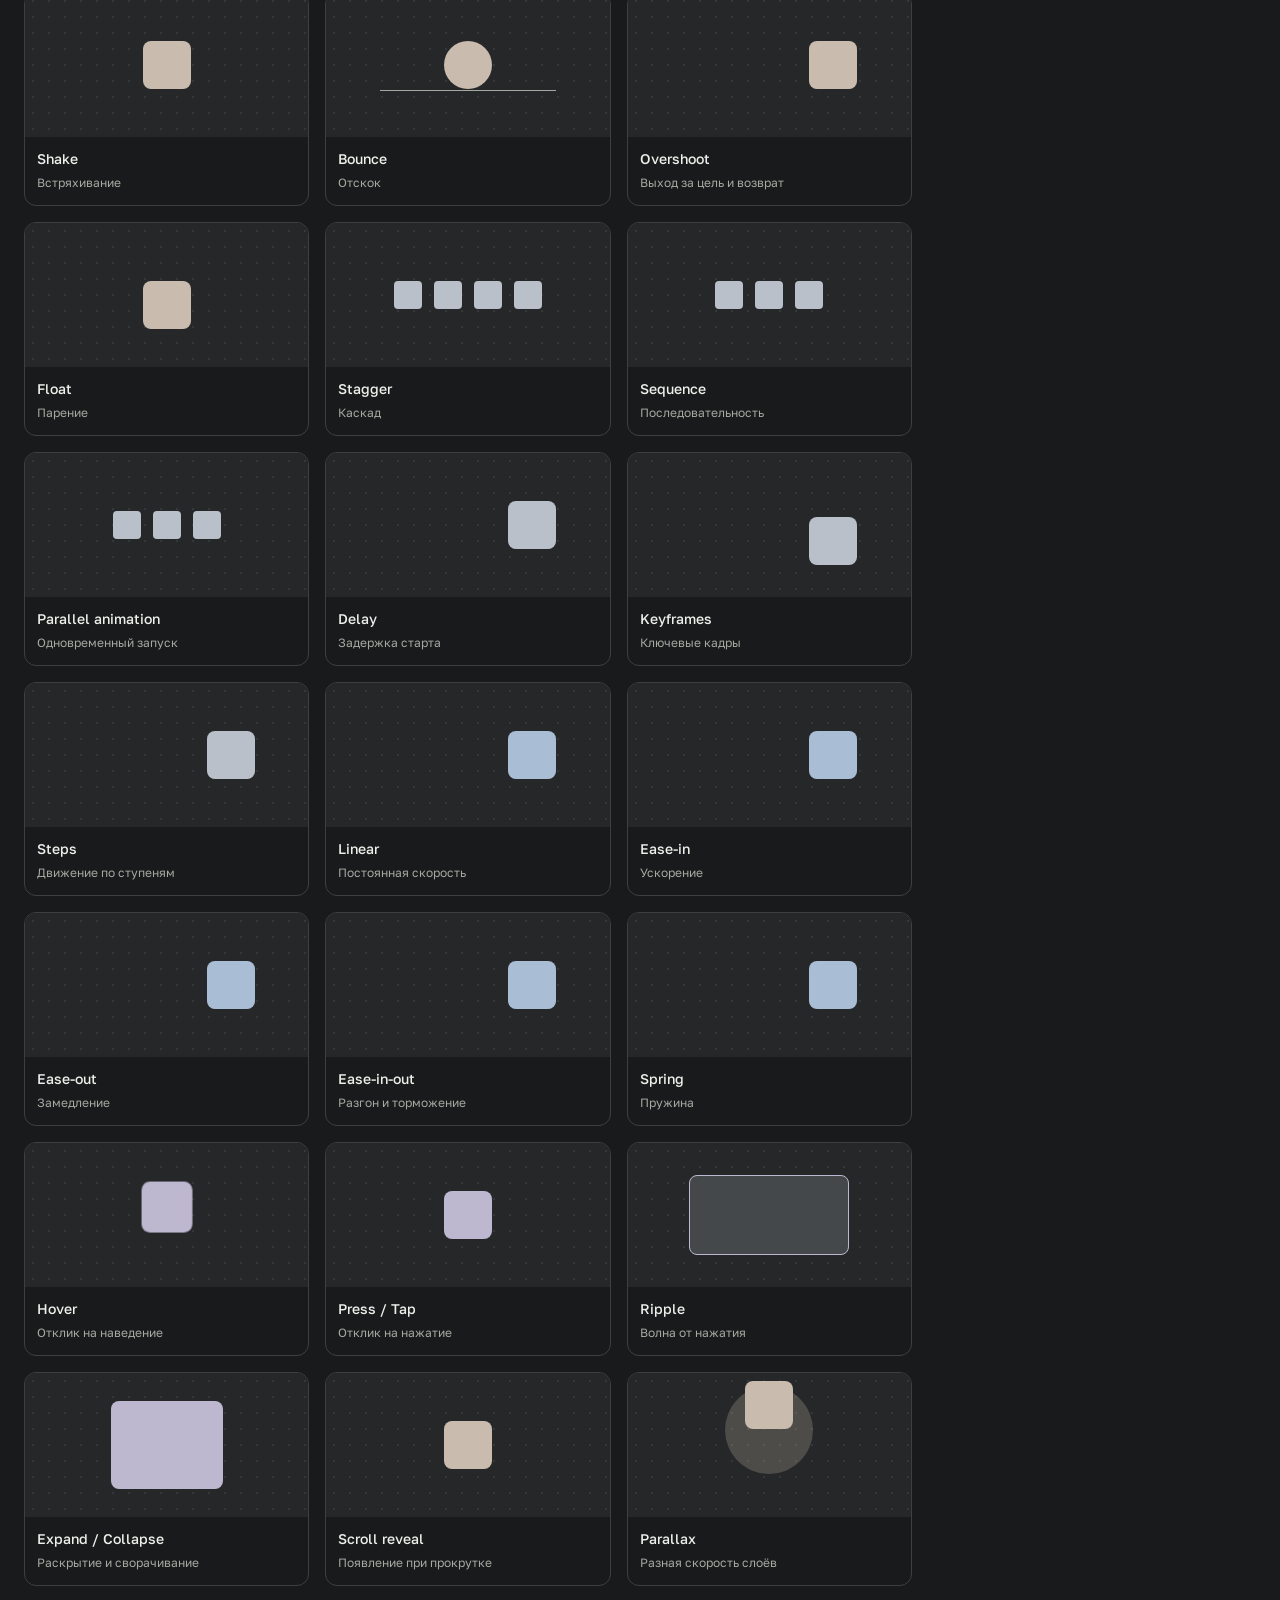
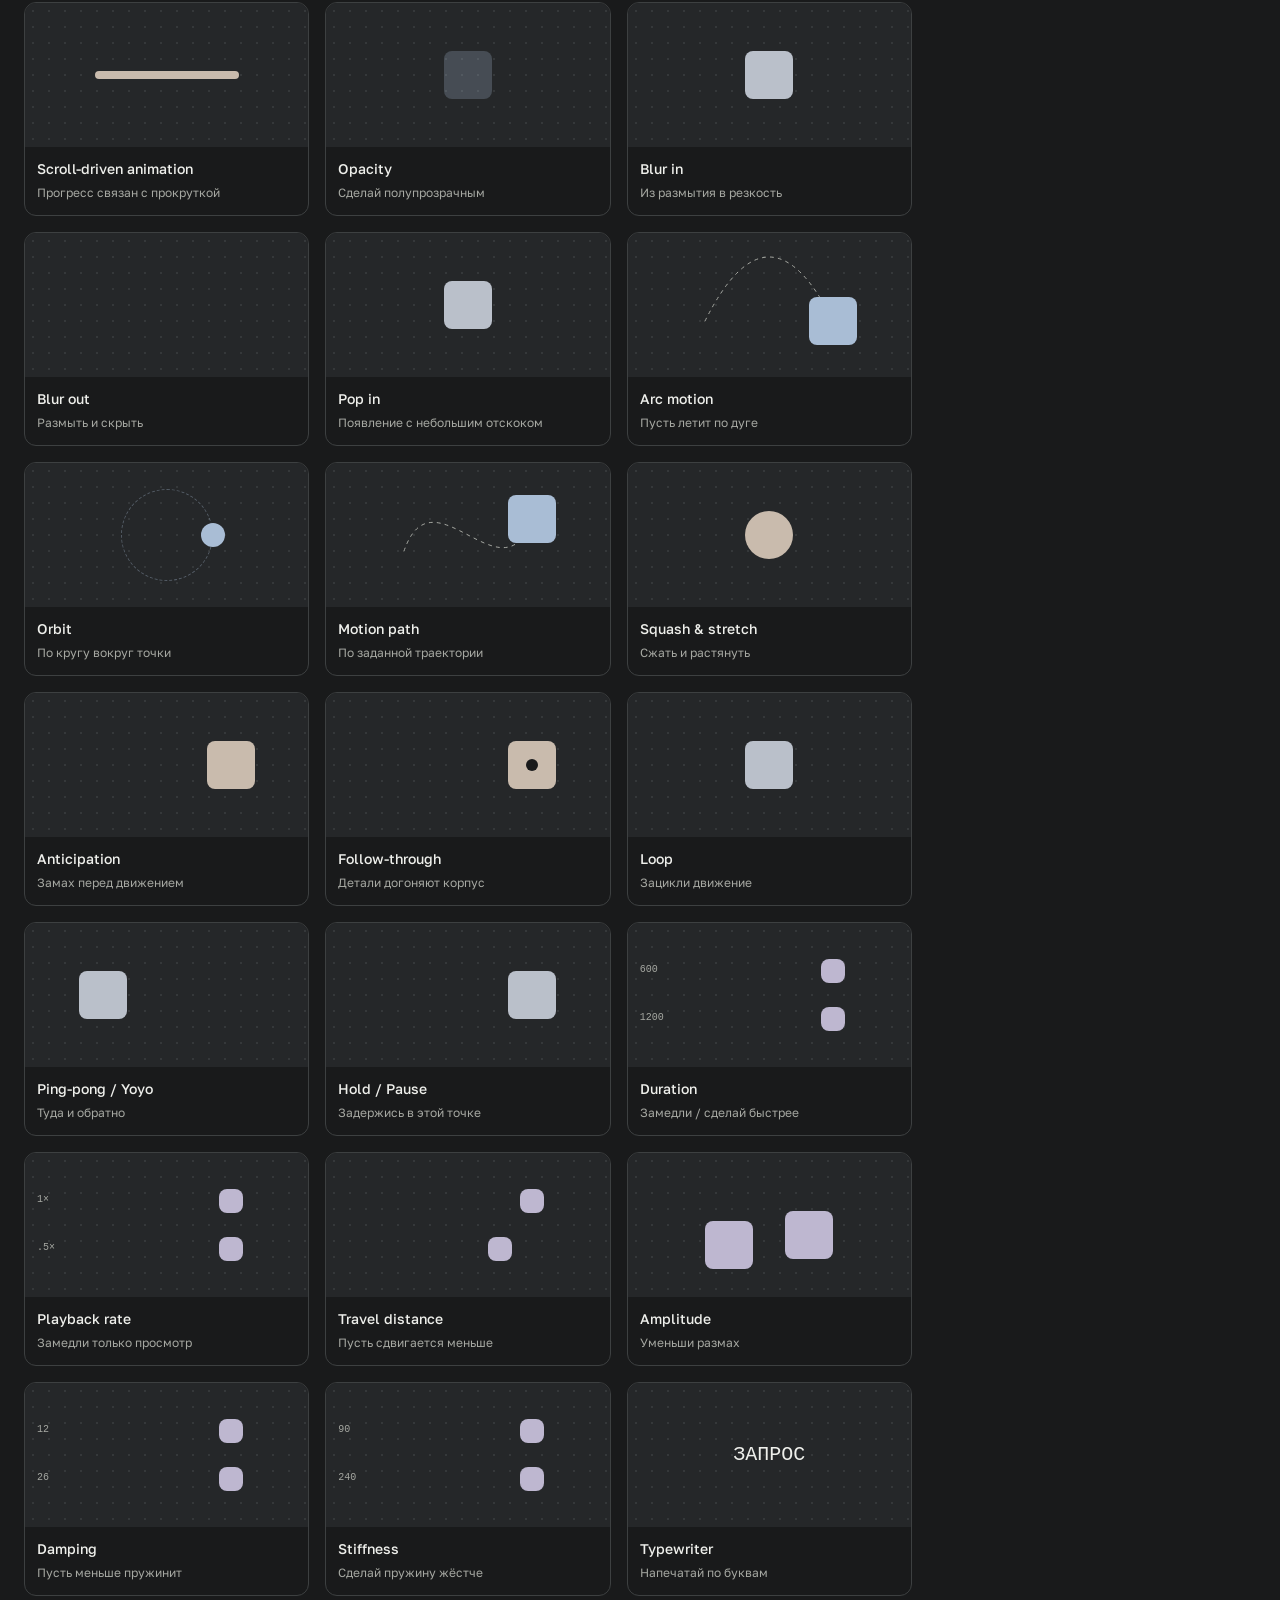
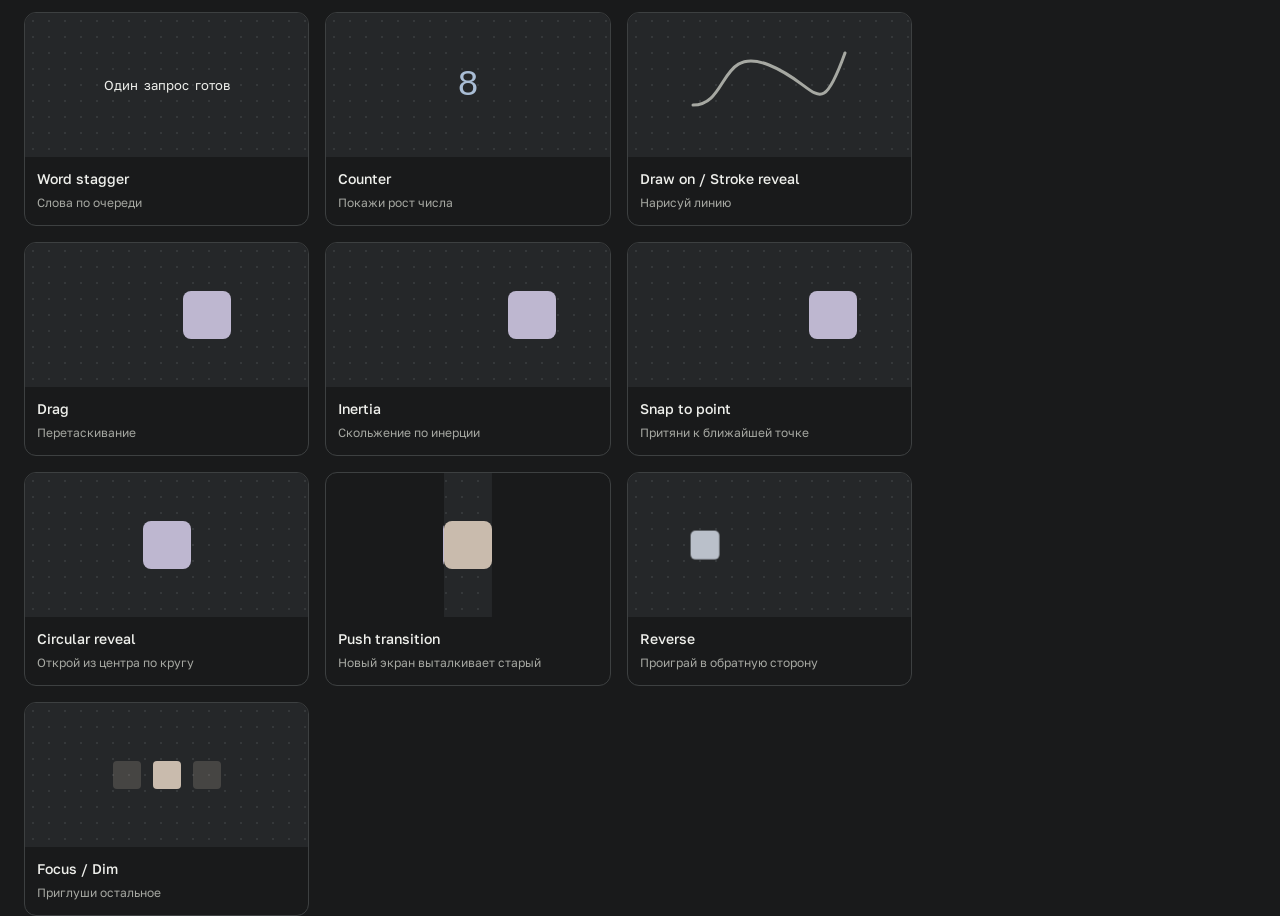
<file: assets/motion-dictionary/index.html>
<!doctype html>
<html lang="ru" data-theme="dark">
<head>
  <meta charset="utf-8">
  <meta name="viewport" content="width=device-width, initial-scale=1">
  <title>Шпаргалка по анимации</title>
  <link rel="stylesheet" href="style.css">
  <link rel="stylesheet" href="ui/bookmark-theme.css">
  <link rel="stylesheet" href="ui/dictionary-skin.css">
  <style>
    .page-header { position: sticky; top: 0; z-index: 10; background: var(--bg); }
    .detail { top: 76px; max-height: calc(100dvh - 96px); }
    :root[data-layout="deck"] :is(.page-header, main) { max-width: none; padding-inline: 32px; }
    @media (min-width: 1500px) {
      :root[data-layout="deck"] .workspace { grid-template-columns: minmax(0, 1fr) 400px; }
    }
  </style>
</head>
<body>
  <header class="page-header">
    <h1 class="page-title">Словарь</h1>
  </header>
  <main>
    <section id="catalog" class="workspace" aria-label="Каталог движений">
      <div class="catalog">
        <nav id="categories" class="categories" aria-label="Группы движений"></nav>
        <div id="cards" class="cards"></div>
      </div>
      <aside id="detail" class="detail" aria-label="Выбранное движение" tabindex="-1">
        <button id="close-detail" class="close-detail" aria-label="Закрыть пример"><svg viewBox="0 0 24 24" aria-hidden="true"><path d="m6 6 12 12M18 6 6 18"/></svg></button>
        <h2 id="detail-name"></h2><p id="description" class="description"></p>
        <div id="detail-demo" class="detail-demo"></div>
        <div class="parameters"><label id="duration-control">Длительность <output id="duration-value"></output><input id="duration" type="range" min="100" max="2400" step="50"></label><label id="easing-control">Плавность <select id="easing"><option value="ease-out">ease-out</option><option value="ease-in">ease-in</option><option value="ease-in-out">ease-in-out</option><option value="linear">linear</option></select></label></div>
        <div class="prompt-field"><textarea id="prompt" rows="3" readonly aria-label="Текст запроса для ИИ"></textarea><button id="copy">Копировать</button></div>
      </aside>
    </section>
  </main>
  <div id="status" class="sr-only" role="status"></div>
  <script src="dictionary.js"></script>
  <script src="deck-scroll.js?v=4"></script>
</body>
</html>
</file>
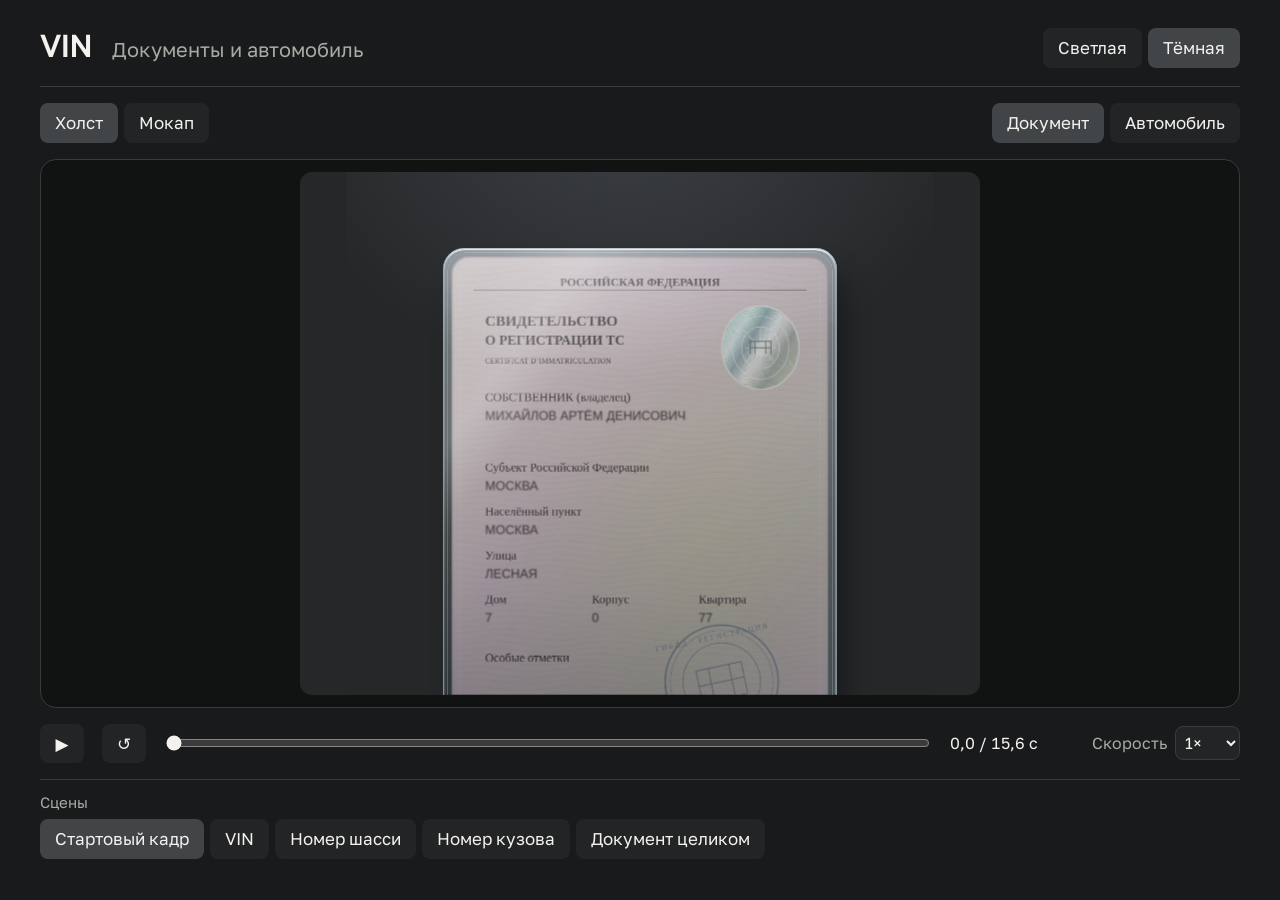
<file: assets/vin-player/index.html>
<!doctype html>
<html lang="ru" data-theme="dark">
<head>
  <meta charset="utf-8">
  <meta name="viewport" content="width=device-width, initial-scale=1">
  <title>VIN · Документы и автомобиль</title>
  <link rel="icon" href="data:,">
  <link rel="stylesheet" href="player.css?v=4">
  <script defer src="../slide-10/gsap.min.js"></script>
  <script defer src="../slide-10/number-help-scene.js"></script>
  <script defer src="../slide-10/vin-preview.js?v=3"></script>
  <script defer src="player.js?v=3"></script>
</head>
<body>
  <main class="player">
    <header class="player-header">
      <h1>VIN <span>Документы и автомобиль</span></h1>
      <div class="segmented" role="group" aria-label="Тема">
        <button type="button" data-theme-option="light" aria-pressed="false">Светлая</button>
        <button type="button" data-theme-option="dark" aria-pressed="true">Тёмная</button>
      </div>
    </header>
    <div class="player-versions" hidden>
      <span>Версии</span>
      <ol aria-label="Версии анимации VIN">
        <li aria-current="true">V7 · Документы и автомобиль</li>
        <li>V7.1 · Без переворота</li>
        <li>V7.2 · Точки и волна</li>
        <li>V7.3 · Тентованный LCV</li>
      </ol>
    </div>
    <div class="player-tools">
      <div class="segmented" role="group" aria-label="Вид">
        <button type="button" data-mode="canvas" aria-pressed="true">Холст</button>
        <button type="button" data-mode="mockup" aria-pressed="false">Мокап</button>
      </div>
      <div class="segmented" role="group" aria-label="Где искать номер">
        <button type="button" data-source="document" aria-pressed="true">Документ</button>
        <button type="button" data-source="vehicle" aria-pressed="false">Автомобиль</button>
      </div>
    </div>
    <section class="stage" data-view="canvas" aria-label="Просмотр анимации">
      <div class="stage-device">
        <div class="stage-screen">
          <div class="mockup-ui" hidden>
            <div class="stage-status" aria-hidden="true">
              <span>9:41</span>
              <span class="stage-notch"></span>
              <img src="../slide-10/status.svg" alt="">
            </div>
            <div class="stage-sheet-grip" aria-hidden="true"></div>
            <p>Где найти номер</p>
            <div class="mockup-tabs" aria-label="Номер">
              <button type="button" data-time="5.8" aria-pressed="false">VIN</button>
              <button type="button" data-time="13.2" aria-pressed="false">Кузов</button>
              <button type="button" data-time="9.6" aria-pressed="false">Шасси</button>
            </div>
          </div>
          <div id="scene"></div>
        </div>
      </div>
    </section>
    <div class="transport">
      <button type="button" id="play" aria-label="Воспроизвести" title="Воспроизвести">▶</button>
      <button type="button" id="reset" aria-label="Сначала" title="Сначала">↺</button>
      <input id="scrub" type="range" min="0" max="15.6" step="0.01" value="0" aria-label="Позиция воспроизведения">
      <output id="time" for="scrub">0,0 / 15,6 с</output>
      <label class="speed">
        <span>Скорость</span>
        <select id="speed" aria-label="Скорость"><option value="0.5">0,5×</option><option value="1" selected>1×</option><option value="1.5">1,5×</option><option value="2">2×</option></select>
      </label>
    </div>
    <div class="chapters" aria-label="Сцены">
      <p>Сцены</p>
      <div class="segmented">
        <button type="button" data-time="0" aria-pressed="true">Стартовый кадр</button>
        <button type="button" data-time="5.8" aria-pressed="false">VIN</button>
        <button type="button" data-time="9.6" aria-pressed="false">Номер шасси</button>
        <button type="button" data-time="13.2" aria-pressed="false">Номер кузова</button>
        <button type="button" data-time="15.2" aria-pressed="false">Документ целиком</button>
      </div>
    </div>
  </main>
</body>
</html>
</file>
<file: presentation.css>
* { box-sizing: border-box; }

:root { --deck-background: #141413; }

html, body {
  margin: 0;
  width: 100%;
  height: 100%;
  overflow: hidden;
  background: #000;
}

#presentation {
  position: fixed;
  inset: 0;
  display: grid;
  place-items: center;
}

#frame {
  position: relative;
  width: min(100vw, 177.7778vh);
  aspect-ratio: 16 / 9;
  background: var(--deck-background);
}

.slide-lighting {
  position: absolute;
  inset: 0;
  overflow: hidden;
  pointer-events: none;
  mask-image: linear-gradient(#000, rgb(0 0 0 / 56%) 38%, transparent 90%);
}

.slide-lighting[data-renderer="webgl"] { mask-image: none; }
.slide-lighting[data-renderer="webgl"]::before,
.slide-lighting[data-renderer="webgl"]::after { display: none; }
.slide-lighting canvas { display: none; width: 100%; height: 100%; }
.slide-lighting[data-renderer="webgl"] canvas { display: block; }

.slide-lighting::before,
.slide-lighting::after {
  position: absolute;
  top: -41%;
  width: 34%;
  height: 144%;
  background: radial-gradient(ellipse, rgb(225 234 246 / 17%), rgb(215 227 244 / 9%) 28%, rgb(211 226 244 / 3%) 47%, transparent 72%);
  transform-origin: 50% 25%;
  opacity: .54;
  animation: slide-spotlight 10.8s ease-in-out infinite;
  content: "";
}

.slide-lighting::before { left: 0; transform: rotate(-22deg); }
.slide-lighting::after {
  right: 0;
  transform: rotate(22deg);
  animation-duration: 13.6s;
  animation-delay: -3.2s;
}

@keyframes slide-spotlight {
  0%, 100% { opacity: .48; }
  31% { opacity: .70; }
  58% { opacity: .52; }
  80% { opacity: .61; }
}

.slide-controls {
  --control-height: 28px;
  position: absolute;
  right: 12px;
  bottom: 12px;
  z-index: 1;
  color: #fff;
}

#slide-number {
  align-self: center;
  padding: 0 8px;
  color: #ddd;
  white-space: nowrap;
  font: 12px / var(--control-height) ui-monospace, monospace;
  font-variant-numeric: tabular-nums;
}

:root[data-deck-view="public"] #slide-number { display: none; }

.slide-control {
  display: grid;
  place-items: center;
  width: var(--control-height);
  height: var(--control-height);
  padding: 0;
  border: 0;
  border-radius: 50%;
  background: transparent;
  color: inherit;
  cursor: pointer;
}

.slide-control:focus-visible { outline: 2px solid #fff; outline-offset: 2px; }
.slide-control:hover { background: #393939; }

.slide-menu-trigger {
  position: relative;
  z-index: 1;
  background: #202020;
  color: #d2d2d2;
  transition: background-color 180ms ease-out, color 180ms ease-out;
}

.slide-menu-trigger svg { transition: transform 180ms ease-out; }
.slide-menu-trigger[aria-expanded="true"] { background: #262626; color: #fff; }
.slide-menu-trigger:hover svg { transform: scale(1.12); }

.slide-menu-panel {
  position: absolute;
  top: 0;
  right: 0;
  display: flex;
  align-items: center;
  padding: 0 var(--control-height) 0 2px;
  border-radius: 999px;
  background: #262626;
  box-shadow: 0 4px 16px rgb(0 0 0 / 24%);
  opacity: 0;
  visibility: hidden;
  pointer-events: none;
  transform: scaleX(.28);
  transform-origin: right center;
  transition: transform 200ms cubic-bezier(.2,.7,.25,1), opacity 160ms ease-out, visibility 0s 200ms;
}

.slide-menu-trigger[aria-expanded="true"] + .slide-menu-panel {
  opacity: 1;
  visibility: visible;
  pointer-events: auto;
  transform: scaleX(1);
  transition-delay: 0s;
}

.fullscreen-exit,
:fullscreen .fullscreen-enter { display: none; }
:fullscreen .fullscreen-exit { display: inline; }

@media (prefers-reduced-motion: reduce) {
  .slide-lighting::before, .slide-lighting::after { animation: none; }
  .slide-menu-trigger, .slide-menu-trigger svg, .slide-menu-panel { transition: none; }
  .slide-menu-trigger:hover svg { transform: none; }
}

#slide {
  position: absolute;
  inset: 0 auto auto 0;
  width: 100%;
  height: 100%;
  transform-origin: top left;
  overflow: hidden;
}

#slide:focus { outline: 0; }

:root[data-deck-transition="vertical"] {
  view-transition-name: none;
  --slide-from: 100%;
  --slide-to: -100%;
}

:root[data-slide-direction="from-top"] {
  --slide-from: -100%;
  --slide-to: 100%;
}

:root:is([data-slide-direction="down-then-in"], [data-slide-direction="down-then-fade"]) {
  --slide-to: 100%;
}

[data-slide-direction] #slide { view-transition-name: deck-slide; }
[data-slide-direction] .slide-lighting { view-transition-name: deck-lighting; }
[data-slide-direction] .slide-controls { view-transition-name: deck-controls; }

#slide[data-vertical-entry] .intro-window[data-depth="0"],
#slide[data-vertical-entry] .codex-context-window { animation: none; }

:root[data-slide-direction]::view-transition { pointer-events: none; }
::view-transition-group(deck-slide) { overflow: clip; z-index: 0; }
::view-transition-group(deck-lighting) { z-index: 1; }
::view-transition-group(deck-controls) { z-index: 2; }

::view-transition-group(deck-lighting),
::view-transition-group(deck-controls),
::view-transition-new(deck-lighting),
::view-transition-new(deck-controls) { animation: none; mix-blend-mode: normal; }

::view-transition-old(deck-lighting),
::view-transition-old(deck-controls) { display: none; }

::view-transition-old(deck-slide) {
  animation: deck-slide-out 540ms cubic-bezier(.28,.66,.24,1) both;
  mix-blend-mode: normal;
}

::view-transition-new(deck-slide) {
  animation: deck-slide-in 540ms cubic-bezier(.28,.66,.24,1) both;
  mix-blend-mode: normal;
}

:root:is([data-slide-direction="down-then-in"], [data-slide-direction="down-then-fade"])::view-transition-old(deck-slide) {
  animation-duration: 380ms;
}

:root[data-slide-direction="down-then-in"]::view-transition-new(deck-slide) {
  animation-duration: 440ms;
  animation-delay: 380ms;
}

:root[data-slide-direction="fade-in-place"]::view-transition-old(deck-slide) {
  animation: deck-slide-fade-out 280ms ease-in-out both;
}

:root[data-slide-direction="fade-in-place"]::view-transition-new(deck-slide) {
  animation: deck-slide-fade-in 320ms 280ms ease-out both;
}

:root[data-slide-direction="down-then-fade"]::view-transition-new(deck-slide) {
  animation: deck-slide-fade-in 320ms 380ms ease-out both;
}

:root[data-slide-direction="crossfade"]::view-transition-old(deck-slide) {
  animation: deck-slide-fade-out 260ms ease-in-out both;
}

:root[data-slide-direction="crossfade"]::view-transition-new(deck-slide) {
  animation: deck-slide-fade-in 260ms ease-in-out both;
}

@keyframes deck-slide-out {
  to { transform: translateY(var(--slide-to)); }
}

@keyframes deck-slide-in {
  from { transform: translateY(var(--slide-from)); }
}

@keyframes deck-slide-fade-out {
  to { opacity: 0; }
}

@keyframes deck-slide-fade-in {
  from { opacity: 0; }
}

#slide[data-figma-id="66:79"] #poster { animation: toyota-drive-in 960ms cubic-bezier(.18,.66,.24,1) both; }

@keyframes toyota-drive-in {
  from { transform: translateX(-1584px); }
  to { transform: translateX(0); }
}

@media (prefers-reduced-motion: reduce) {
  #slide[data-figma-id="66:79"] #poster { animation: none; }
}

#camera, #poster, #media, #links, #build-content {
  position: absolute;
  inset: 0;
  width: 100%;
  height: 100%;
}

#camera {
  transform-origin: top left;
  transform: translate(0, 0) scale(1);
}

#camera.camera-moving {
  transition: transform 560ms cubic-bezier(.22, .75, .22, 1);
}

@font-face {
  font-family: "Deck Aeroport Mono";
  src: url("assets/slide-09/aeroport-mono.woff2") format("woff2");
  font-weight: 400;
  font-display: swap;
}

.approach {
  position: absolute;
  inset: 0 auto auto 0;
  width: 2503px;
  height: 1080px;
  color: #fff;
  font: 32px / 40px "Deck Aeroport Mono", monospace;
  text-transform: uppercase;
}

.approach-line {
  position: absolute;
  top: 404px;
  left: 132px;
  width: 1854px;
  height: 2px;
  background: #5b5b5a;
}

.approach-steps {
  position: absolute;
  top: 389px;
  left: 116px;
  display: grid;
  grid-template-columns: repeat(4, 360px);
  gap: 100px;
  margin: 0;
  padding: 0;
  list-style: none;
}

.approach-steps li {
  position: relative;
  padding-top: 72px;
}

.approach-steps li::before {
  position: absolute;
  top: 0;
  left: 0;
  width: 32px;
  height: 32px;
  background: #5b5b5a;
  content: "";
}

.approach-steps h2 {
  margin: 0 0 30px;
  color: rgb(255 255 255 / 60%);
  font: inherit;
}

.approach-steps p { margin: 0; }

.approach-car {
  position: absolute;
  top: 239px;
  left: 1856px;
  display: block;
  object-fit: cover;
}

.ideas-reference-board {
  position: absolute;
  top: 173px;
  left: 101px;
  width: 1717px;
  height: 805px;
}

.ideas-reference-overview {
  width: 100%;
  height: 100%;
  display: block;
  object-fit: cover;
}

.ideas-reference-detail,
.ideas-reference-animation {
  position: absolute;
  top: calc(261 / 2839 * 100%);
  left: calc(var(--block-x) / 6060 * 100%);
  width: calc(1299 / 6060 * 100%);
  height: calc(2317 / 2839 * 100%);
  overflow: hidden;
}

.ideas-reference-detail { opacity: 0; }

.ideas-reference-detail img {
  /* Figma exports each section with 40 px of canvas on every side. */
  position: absolute;
  top: calc(-40 / 2317 * 100%);
  left: calc(-40 / 1299 * 100%);
  width: calc(1379 / 1299 * 100%);
  height: calc(2397 / 2317 * 100%);
}

.ideas-reference-animation {
  display: flex;
  flex-direction: column;
  gap: 8px;
  padding: 16px;
  background: #414141;
  color: #f4f4f4;
  font: 10px / 12px "Deck Golos Text", sans-serif;
}

.ideas-reference-animation h2 {
  margin: 0;
  font-size: 16px;
  line-height: 20px;
}

.ideas-reference-animation p { margin: 0; color: #d1d1d1; }

.ideas-animation-cards {
  display: grid;
  flex: 1;
  min-height: 0;
  grid-template-columns: repeat(2, minmax(0, 1fr));
  grid-template-rows: repeat(4, minmax(0, 1fr));
  gap: 8px 12px;
  margin: 0;
  padding: 0;
  list-style: none;
}

.ideas-animation-card {
  display: grid;
  grid-template-rows: minmax(0, 1fr) auto auto;
  gap: 3px;
}

.ideas-animation-card h3 {
  margin: 0;
  font-size: 11px;
  line-height: 14px;
}

.ideas-animation-preview {
  display: block;
  width: 100%;
  height: 100%;
  min-height: 0;
  border-radius: 5px;
  background: #fafafa;
  object-fit: contain;
}

.ideas-reference-animation::after {
  position: absolute;
  inset: 0;
  background: #141413;
  opacity: 0;
  pointer-events: none;
  content: "";
}

#build-content[data-focus^="ideas-"]:not([data-focus="ideas-animation"]) .ideas-reference-animation::after {
  opacity: .72;
}

.camera-moving .ideas-reference-animation::after { transition: opacity 300ms ease; }

.camera-moving .ideas-reference-board :is(.ideas-reference-overview, .ideas-reference-detail) {
  transition: opacity 300ms ease;
}

#build-content[data-focus^="ideas-"] .ideas-reference-overview { opacity: .28; }
#build-content[data-focus="ideas-haptics"] [data-reference-block="haptics"],
#build-content[data-focus="ideas-scroll"] [data-reference-block="scroll"],
#build-content[data-focus="ideas-easter-eggs"] [data-reference-block="easter-eggs"] { opacity: 1; }

@media (prefers-reduced-motion: reduce) {
  #camera.camera-moving { transition: none; }
  .camera-moving .ideas-reference-animation::after { transition: none; }
  .camera-moving .ideas-reference-board :is(.ideas-reference-overview, .ideas-reference-detail) { transition: none; }
}

.airbnb-reference {
  position: absolute;
  inset: 0;
}

.airbnb-reference h1 {
  margin: 34px 0 0;
  color: #f8f6f2;
  font: 32px / 40px "Deck Aeroport Mono", monospace;
  text-align: center;
  text-transform: uppercase;
}

.airbnb-reference-window {
  position: absolute;
  inset: 106px 168px 54px;
  overflow: hidden;
  border-radius: 24px;
  background: #f1f1f1;
}

.airbnb-reference-header {
  display: block;
  width: 100%;
  height: 74px;
}

.airbnb-reference-shot {
  position: relative;
  width: 800px;
  margin: 22px auto 0;
  overflow: hidden;
  border-radius: 40px;
  background: #fff;
}

.airbnb-reference-shot video { display: block; }

.airbnb-reference-copy-link,
.airbnb-reference-copy-prompt {
  position: absolute;
  top: 16px;
  border-radius: 14px;
  padding: 0 16px;
  font: 500 16px / 42px "Deck Golos Text", sans-serif;
}

.airbnb-reference-copy-link {
  left: 16px;
  background: #e6e6e6;
  color: #333;
}

.airbnb-reference-copy-prompt {
  right: 16px;
  background: #2589ea;
  color: #fff;
}

#build-content[data-focus="airbnb-copy-link"] .airbnb-reference-copy-link {
  outline: 2px solid #2589ea;
  outline-offset: 5px;
}

#slide[data-figma-id="5480:894"] #poster {
  inset: 94px auto auto 131px;
  width: 1658px;
  height: 1377px;
  object-fit: cover;
  border: 2px solid #383a3b;
  border-radius: 64px;
}

.resource-board {
  position: absolute;
  inset: 0 auto auto 0;
  color: #f3f3f1;
  font-family: "Deck Aeroport Mono", monospace;
}

.resource-board-title {
  position: absolute;
  inset: 0 0 auto;
  height: 88px;
}

.resource-board-title h1 {
  margin: 0;
  font-size: 62px;
  font-weight: 400;
  line-height: 80px;
}

.resource-board-site {
  position: absolute;
  top: 22px;
  right: 0;
  margin: 0;
  color: #cbcdce;
  font: 36px / 52px "Deck Aeroport Mono", monospace;
}

.resource-board-section {
  position: absolute;
  border-radius: 16px;
  background: #191a1b;
  box-shadow: inset 0 0 0 1px #2d2e30;
}

.resource-board-section h2 {
  margin: 0 32px;
  padding-top: 18px;
  border-bottom: 1px solid #37383a;
  font-size: 32px;
  font-weight: 400;
  line-height: 48px;
}

.resource-board-card {
  position: absolute;
  background: url("assets/slides/18.png") no-repeat;
  background-size: 1920px 2048px;
}

@font-face {
  font-family: "Deck Golos Text";
  src: url("assets/motion-dictionary/ui/assets/GolosText-Regular.ttf") format("truetype");
  font-weight: 400;
  font-display: swap;
}

.resource-board-card-note {
  position: absolute;
  inset: 30px 4px 1px 44px;
  margin: 0;
  padding: 2px 4px;
  background: #191a1b;
  color: #a6a8a2;
  font: 16px / 24px "Deck Golos Text", sans-serif;
}

.resource-board-title[inert] { opacity: 0; }
.resource-board-section[inert] { opacity: .28; }
.camera-moving .resource-board [data-resource-focus] { transition: opacity 320ms ease; }

.telegram-qr,
.contacts-qr {
  position: absolute;
  inset: 0;
  display: grid;
  place-content: center;
  justify-items: center;
  gap: 44px;
  color: #f8f6f2;
  text-align: center;
  font-family: "Deck Aeroport Mono", monospace;
}

.telegram-qr h1 {
  margin: 0;
  font-size: 64px;
  font-weight: 400;
  line-height: 76px;
}

.contacts-qr {
  grid-auto-flow: column;
  gap: 120px;
}

.qr-card {
  display: grid;
  justify-items: center;
  gap: 40px;
  border-radius: 72px;
  color: inherit;
  font-size: 48px;
  line-height: 60px;
  text-decoration: none;
  text-transform: uppercase;
}

.qr-card:focus-visible {
  outline: 2px solid #f8f6f2;
  outline-offset: 12px;
}

.qr-card-code {
  position: relative;
  display: block;
  overflow: hidden;
  border-radius: 72px;
  isolation: isolate;
}

.qr-card img { display: block; }

.deck-motion-dictionary {
  position: absolute;
  inset: 0;
  width: 100%;
  height: 100%;
  border: 0;
  background: #181818;
  animation: dictionary-fill-slide 1.1s cubic-bezier(.22, .75, .22, 1) both;
}

@keyframes dictionary-fill-slide {
  from { transform: translateY(64px) scale(.84); border-radius: 32px; }
  to { transform: none; border-radius: 0; }
}

@media (prefers-reduced-motion: reduce) {
  .camera-moving .resource-board [data-resource-focus] { transition: none; }
}

#poster, #media { pointer-events: none; }

.clip {
  position: absolute;
  overflow: hidden;
}

.clip video {
  position: absolute;
  display: block;
  max-width: none;
  visibility: hidden;
  object-fit: cover;
}

.clip video[data-ready] { visibility: visible; }

.resource-link {
  position: absolute;
  display: block;
  border-radius: 2px;
}

.resource-link:focus-visible {
  outline: 3px solid #fff;
  outline-offset: 4px;
}

.sr-only {
  position: absolute;
  width: 1px;
  height: 1px;
  padding: 0;
  margin: -1px;
  overflow: hidden;
  clip-path: inset(50%);
  white-space: nowrap;
}

.cover-credit-punctuation {
  position: absolute;
  top: 999px;
  left: 379px;
  width: 10px;
  height: 11px;
  background: url("assets/slides/01.webp") -389px -999px no-repeat;
}

.reverse-engineering {
  position: absolute;
  top: 238px;
  left: 272px;
  color: #fff;
  font: 44px / 60px "Deck Aeroport Mono", monospace;
  text-transform: uppercase;
}

.reverse-engineering h1 {
  margin: 0;
  color: #f8f6f2;
  font: 192px / 180px "Deck Panama Monospace", Didot, serif;
  letter-spacing: -5px;
}

.typographic-symbol { font-family: ui-monospace, monospace; }

.reverse-engineering p { margin: 16px 0 0; }
.reverse-engineering .reverse-engineering-term { color: #a8a8a5; }

.breakdown-copy {
  position: absolute;
  inset: 0 auto 0 0;
  width: 948px;
  margin: 0;
  background: #141413;
  color: #fdfdfd;
  font: 24px / 38px ui-monospace, monospace;
  text-transform: uppercase;
}

.breakdown-copy div {
  position: relative;
  display: grid;
  align-content: start;
}

.breakdown-copy dd { margin: 0; }

.mcp-breakdown-copy {
  width: 980px;
  padding: 56px 0 56px 72px;
  display: grid;
  align-content: center;
  gap: 28px;
  font-size: 25px;
  line-height: 36px;
  text-transform: none;
}

.mcp-breakdown-copy div {
  grid-template-columns: 212px minmax(0, 1fr);
  gap: 24px;
}

#build-content[data-focus="mcp-first-three"] .mcp-breakdown-copy > div:nth-child(n + 4),
#build-content[data-focus="mcp-last-three"] .mcp-breakdown-copy > div:nth-child(-n + 3) {
  opacity: .2;
}

#build-content[data-focus="mcp-animation"] .mcp-breakdown-copy > div { opacity: 0; }

@media (prefers-reduced-motion: no-preference) {
  #camera.camera-moving .mcp-breakdown-copy > div { transition: opacity 260ms ease-out; }
}

.mcp-breakdown-copy dt {
  color: #aaa9a6;
  text-transform: uppercase;
  text-wrap: balance;
}

.mcp-breakdown-preview {
  position: absolute;
  top: 116px;
  right: 84px;
  width: 800px;
  margin: 0;
  color: #fdfdfd;
  text-align: center;
  font: 32px / 44px "Deck Aeroport Mono", monospace;
}

.mcp-breakdown-preview video {
  display: block;
  border-radius: 64px;
  background: #f9f9f9;
}

.mcp-breakdown-preview figcaption { margin-top: 28px; }

.frame-storyboard-scroll {
  position: absolute;
  inset: 52px 80px;
  overflow: auto;
  overscroll-behavior: contain;
  scrollbar-width: thin;
  scrollbar-color: #545452 #191918;
  border: 1px solid #343431;
  border-radius: 24px;
  background: #191918;
}

.frame-storyboard-surface { position: relative; }

.frame-storyboard-surface > img {
  display: block;
  width: 100%;
  height: auto;
}

.frame-storyboard-hit {
  position: absolute;
  padding: 0;
  border: 0;
  border-radius: 10px;
  background: transparent;
  cursor: zoom-in;
}

.frame-storyboard-hit:is(:hover, :focus-visible) {
  outline: 3px solid #efd89e;
  outline-offset: 2px;
}

.frame-detail {
  width: min(940px, calc(100dvw - 48px));
  max-height: calc(100dvh - 48px);
  padding: 0;
  overflow: auto;
  color: #f8f6f2;
  background: #191918;
  border: 1px solid #42423f;
  border-radius: 20px;
  font: 16px / 1.5 "Deck Golos Text", sans-serif;
}

.frame-detail::backdrop { background: rgb(0 0 0 / 72%); }

.frame-detail-card {
  position: relative;
  display: grid;
  grid-template-columns: minmax(0, 1.2fr) minmax(0, 1fr);
  align-items: center;
  gap: 28px;
  padding: 24px;
}

.frame-detail-card img {
  width: 100%;
  height: min(60dvh, 580px);
  object-fit: contain;
  border-radius: 12px;
  background: #fafafa;
}

.frame-detail-copy { padding-right: 20px; }
.frame-detail-copy p { margin: 0 0 8px; }
.frame-detail-stage { color: #aaa9a6; }
.frame-detail-timing { color: #efd89e; font-family: ui-monospace, monospace; }
.frame-detail-copy h2 { margin: 0; font-size: clamp(18px, 3vw, 32px); line-height: 1.2; }

.frame-detail-card button {
  position: absolute;
  top: 12px;
  right: 12px;
  width: 36px;
  height: 36px;
  padding: 0;
  border: 0;
  border-radius: 8px;
  background: #30302e;
  color: #fff;
  font: 24px / 36px sans-serif;
  cursor: pointer;
}

.deck-vin-player {
  position: absolute;
  inset: 0;
  width: 100%;
  height: 100%;
  border: 0;
  background: #191a1b;
}

.codex-window {
  position: absolute;
  inset: 8px;
  display: grid;
  grid-template-rows: 64px minmax(0, 1fr);
  overflow: hidden;
  border: 2px solid #454649;
  border-radius: 24px;
  background: #1c1e20;
}

.codex-window-title {
  position: relative;
  display: grid;
  place-items: center;
  border-bottom: 1px solid #37393b;
  color: #f4f4f4;
  font: 500 34px / 44px system-ui, sans-serif;
}

.codex-window-lights {
  position: absolute;
  left: 24px;
  display: flex;
  gap: 12px;
}

.codex-window-lights i { width: 16px; height: 16px; border-radius: 50%; background: #ff5f57; }
.codex-window-lights i:nth-child(2) { background: #febc2e; }
.codex-window-lights i:nth-child(3) { background: #28c840; }

.ffmpeg-title-art {
  position: absolute;
  inset: 0;
}

.camera-moving .ffmpeg-title-art { transition: transform 400ms cubic-bezier(.22,.75,.22,1); }
#build-content[data-focus="ffmpeg-install"] .ffmpeg-title-art { transform: translateY(-112px); }

.ffmpeg-install {
  position: absolute;
  top: 552px;
  inset-inline: 0;
  width: 1584px;
  min-height: 620px;
  margin-inline: auto;
  overflow: hidden;
  border: 1px solid #454648;
  border-radius: 20px;
  background: #212223;
  box-shadow: 0 16px 56px rgb(0 0 0 / 24%);
}

.ffmpeg-install.is-entering { animation: ffmpeg-install-in 400ms cubic-bezier(.22,.75,.22,1) both; }

.ffmpeg-install .codex-window-title {
  height: 56px;
  background: #2b2c2d;
  font-size: 24px;
}

.ffmpeg-log {
  padding: 32px 48px;
  color: #d4d7d6;
  font: 32px / 48px ui-monospace, Menlo, monospace;
}

.ffmpeg-log p { margin: 0; }
.ffmpeg-log b, .ffmpeg-command span { color: #8bc5a4; }
.ffmpeg-command { color: #fff; }
.ffmpeg-command code { font: inherit; }
@keyframes ffmpeg-install-in {
  from { opacity: 0; transform: translateY(32px); }
  to { opacity: 1; transform: translateY(0); }
}

@media (prefers-reduced-motion: reduce) {
  .camera-moving .ffmpeg-title-art { transition: none; }
  .ffmpeg-install.is-entering { animation: none; }
}

.codex-window-capture { position: relative; overflow: hidden; }

.codex-window-capture img {
  position: absolute;
  top: -244px;
  left: -756px;
  width: 3104px;
  max-width: none;
}

.codex-context-window {
  --window-offset: 0px;
  inset: 100px 328px auto;
  height: 1088px;
  border-radius: 24px 24px 0 0;
  animation: intro-window-in 760ms cubic-bezier(.24, .84, .28, 1) both;
}

.codex-context-window .codex-window-lights { left: auto; right: 24px; }

.codex-context-window .codex-window-lights i {
  display: grid;
  width: 20px;
  height: 20px;
  place-items: center;
  color: #282321;
  font: 700 14px / 1 system-ui, sans-serif;
}

.codex-context-window .codex-window-lights i:first-child { background: #28c840; }
.codex-context-window .codex-window-lights i:last-child { background: #ff5f57; }

.codex-context-window .codex-window-capture img {
  position: static;
  display: block;
  width: 100%;
  height: auto;
}

@media (prefers-reduced-motion: reduce) {
  .codex-context-window { animation: none; }
}

.iteration-count {
  --count-line: 720px;
  position: absolute;
  inset: 0;
  display: flex;
  align-items: center;
  justify-content: center;
  overflow: hidden;
  color: #f8f6f2;
  text-align: center;
  font: 400 400px / var(--count-line) "Deck Panama Monospace", Georgia, serif;
}

.iteration-count-tens,
.iteration-count-ones { width: 1ch; }

.iteration-count-ones {
  position: relative;
  height: 100%;
  overflow: hidden;
}

.iteration-count-reel {
  position: absolute;
  top: calc(50% - var(--count-line) / 2);
  inset-inline: 0;
}

.iteration-count-reel span { display: block; height: var(--count-line); }

.iteration-count-ones::before,
.iteration-count-ones::after {
  position: absolute;
  inset-inline: 0;
  z-index: 1;
  height: 34%;
  backdrop-filter: blur(24px);
  -webkit-backdrop-filter: blur(24px);
  background: rgb(20 20 19 / 88%);
  pointer-events: none;
  content: "";
}

.iteration-count-ones::before { top: 0; mask-image: linear-gradient(#000, transparent); }
.iteration-count-ones::after { bottom: 0; mask-image: linear-gradient(transparent, #000); }

.iteration-example {
  position: absolute;
  inset: 0;
  color: #f4f4f4;
  font: 36px / 48px "Deck Golos Text", system-ui, sans-serif;
}

.iteration-meme {
  position: absolute;
  top: 227px;
  left: 50%;
  width: 388px;
  height: 239px;
  transform: translate(-50%, 28px) scale(1.12);
  transform-origin: center bottom;
  background: url("assets/slides/32.png") -760px -40px / 1920px 1080px no-repeat;
  opacity: 0;
  transition: transform 360ms cubic-bezier(.22, .75, .22, 1), opacity 240ms ease-out;
}

.iteration-example.is-typed .iteration-meme {
  transform: translate(-50%, 0) scale(1.12);
  opacity: 1;
}

.iteration-input {
  position: absolute;
  top: 466px;
  left: 50%;
  width: 1280px;
  min-height: 248px;
  padding: 32px 40px;
  transform: translateX(-50%);
  border: 2px solid #464648;
  border-radius: 32px;
  background: #2a2a2c;
}

.iteration-input p { margin: 0; white-space: pre-line; overflow-wrap: anywhere; }
.iteration-caret { display: inline-block; width: 3px; height: 1em; vertical-align: -.12em; background: #fff; }
.is-typed .iteration-caret { visibility: hidden; }

.conclusion {
  position: absolute;
  inset: 120px 64px 52px;
  display: grid;
  grid-template-rows: auto minmax(0, 1fr);
  justify-items: center;
  gap: 40px;
}

.conclusion-title {
  margin: 0;
  color: #fff;
  font: 52px / 56px "Deck Aeroport Mono", monospace;
  text-align: center;
  text-wrap: balance;
  text-transform: uppercase;
}

.foundation-examples {
  display: grid;
  width: 1680px;
  height: min(100%, 808px);
  grid-template-columns: repeat(2, minmax(0, 1fr));
  align-self: center;
  gap: 24px;
}

.foundation-example {
  position: relative;
  overflow: hidden;
  border-radius: 40px;
  background: #232425;
}

.foundation-example video {
  width: 100%;
  height: 100%;
  display: block;
  object-fit: contain;
  background: #fafafa;
}

.foundation-vin-slot .deck-vin {
  top: 176px;
  left: 50%;
  transform: translateX(-50%) scale(1.18);
  transform-origin: top center;
}

.conclusion-reference-examples {
  display: grid;
  width: 1680px;
  grid-template-columns: repeat(3, minmax(0, 1fr));
  align-self: center;
  gap: 24px;
  color: #fff;
}

.conclusion-reference-examples figure { margin: 0; }

.conclusion-reference-examples img {
  display: block;
  width: 100%;
  height: 356px;
  object-fit: cover;
  border-radius: 24px;
}

.conclusion-reference-examples figcaption {
  margin-top: 20px;
  font: 28px / 36px "Deck Aeroport Mono", monospace;
  text-align: center;
  text-transform: uppercase;
}

.thinking-film {
  width: 1680px;
  align-self: center;
  overflow: hidden;
  border-radius: 16px;
}

.thinking-film-track {
  display: flex;
  width: max-content;
  border-block: 1px solid #343434;
  background:
    repeating-linear-gradient(90deg, #141413 0 16px, transparent 16px 36px) 0 12px / 100% 12px no-repeat,
    repeating-linear-gradient(90deg, #141413 0 16px, transparent 16px 36px) 0 calc(100% - 12px) / 100% 12px no-repeat,
    #242424;
  animation: thinking-film-roll 23s linear infinite;
}

.thinking-film-group {
  display: flex;
  flex: none;
  gap: 32px;
  padding: 40px 32px 40px 0;
}

.thinking-film-group i {
  width: 412px;
  height: 508px;
  background: url("assets/slides/42.png") -3510px -475px / 4800px 2700px no-repeat;
}

.thinking-film-group i:nth-child(2) { background-position-y: -1085px; }
.thinking-film-group i:nth-child(3) { background-position-y: -1695px; }

@keyframes thinking-film-roll {
  to { transform: translateX(calc(-100% / 3)); }
}

.claude-artifact-window {
  --window-offset: 0px;
  width: 1392px;
  align-self: start;
  translate: 0 40px;
  overflow: hidden;
  border-radius: 24px;
  background: #181818;
  box-shadow: 0 0 0 1px rgb(255 255 255 / 10%), 0 24px 64px rgb(0 0 0 / 24%);
  animation: intro-window-in 760ms cubic-bezier(.24, .84, .28, 1) both;
}

.claude-artifact-bar {
  position: relative;
  display: grid;
  height: 48px;
  place-items: center;
  background: #303030;
}

.claude-artifact-bar a {
  display: grid;
  width: 528px;
  height: 32px;
  place-items: center;
  border-radius: 8px;
  background: #414141;
  color: #fff;
  font: 18px / 24px system-ui, sans-serif;
  text-decoration: none;
}

.claude-artifact-bar a:hover { background: #505050; }
.claude-artifact-bar a:focus-visible { outline: 2px solid #fff; outline-offset: 2px; }

.claude-artifact-window video {
  display: block;
  width: 100%;
  height: auto;
}

.contacts-qr .qr-card-code::after {
  position: absolute;
  inset: 0;
  background: linear-gradient(113deg, transparent 30%, rgb(207 231 255 / 17%) 45%, rgb(255 255 255 / 24%) 50%, transparent 69%);
  mix-blend-mode: screen;
  animation: contacts-glare 8s 650ms ease-in-out infinite backwards;
  content: "";
}

.contacts-qr .qr-card:nth-child(2) .qr-card-code::after { animation-delay: 2.9s; }

@keyframes contacts-glare {
  0% { transform: translateX(-100%); }
  28%, 100% { transform: translateX(100%); }
}

@media (prefers-reduced-motion: reduce) {
  .thinking-film-track, .claude-artifact-window, .contacts-qr .qr-card-code::after, .deck-motion-dictionary { animation: none; }
  .contacts-qr .qr-card-code::after { display: none; }
  .iteration-meme { transition: none; }
}
</file>
<file: intro.css>
.intro-badge {
  position: absolute;
  top: 0;
  left: 0;
  transform-origin: 316px -16px;
  animation: intro-badge-swing 4.8s ease-in-out infinite;
}

@keyframes intro-badge-swing {
  0%, 100% { transform: rotate(2.5deg); }
  50% { transform: rotate(-2.5deg); }
}

.intro-photo {
  position: absolute;
  top: 146px;
  left: 663px;
  overflow: hidden;
  isolation: isolate;
}

.intro-photo img { display: block; }

.intro-photo::after {
  position: absolute;
  inset: 0;
  pointer-events: none;
  background: radial-gradient(ellipse 42% 33% at var(--glare-x, 50%) var(--glare-y, 50%),
    rgb(255 255 255 / 32%), rgb(255 255 255 / 12%) 44%, transparent 100%);
  mix-blend-mode: screen;
  opacity: 0;
  transition: opacity 300ms ease-out;
  content: "";
}

.intro-photo[data-glare]::after { opacity: 1; }

.intro-tools {
  --tile-size: 324px;
  position: absolute;
  inset: 352px 0 auto;
  display: grid;
  grid-template-columns: repeat(4, var(--tile-size));
  justify-content: center;
  gap: 96px;
}

.intro-tool {
  --sheet: url("assets/intro/2172.png");
  --sheet-width: 1920;
  --sheet-height: 1080;
  --scale-x: calc(var(--tile-size) / var(--crop-width));
  --scale-y: calc(var(--tile-size) / var(--crop-height));
  display: grid;
  justify-items: center;
  gap: 36px;
  padding: 0;
  border: 0;
  background: transparent;
  color: #f8f6f2;
  cursor: pointer;
}

.intro-tool-stiletto {
  --crop-x: 64;
  --crop-y: 312;
  --crop-width: 400;
  --crop-height: 413;
  --body: #27272a;
  --rim: #77777a;
}

.intro-tool-editor {
  --crop-x: 523;
  --crop-y: 310;
  --crop-width: 403;
  --crop-height: 416;
  --body: #a9a9ae;
  --rim: #f2f2f1;
}

.intro-tool-remark {
  --crop-x: 981;
  --crop-y: 319;
  --crop-width: 428;
  --crop-height: 416;
  --body: #998873;
  --rim: #eee5d7;
}

.intro-tool-mayonnaise {
  --sheet: url("assets/intro/mayonnaise.png");
  --sheet-width: 1254;
  --sheet-height: 1254;
  --crop-x: 53;
  --crop-y: 53;
  --crop-width: 1124;
  --crop-height: 1139;
  --body: #8f2a20;
  --rim: #e6654a;
}

.intro-tool:focus-visible {
  outline: 2px solid #fff;
  outline-offset: 8px;
  border-radius: 24px;
}

.intro-tool-view {
  display: block;
  width: var(--tile-size);
  height: var(--tile-size);
  perspective: 1000px;
  pointer-events: none;
}

.intro-tool-art {
  position: relative;
  display: block;
  height: 100%;
  transform-style: preserve-3d;
  transform: rotateX(5deg) rotateY(-10deg);
}

.intro-tool-art::before,
.intro-tool-art::after,
.intro-tool-slice {
  position: absolute;
  inset: 0;
  border-radius: 22%;
}

.intro-tool-art::before,
.intro-tool-art::after {
  content: "";
  background-color: var(--body);
  background-image: var(--sheet);
  background-size: calc(var(--sheet-width) * var(--scale-x)) calc(var(--sheet-height) * var(--scale-y));
  background-position: calc(-1 * var(--crop-x) * var(--scale-x)) calc(-1 * var(--crop-y) * var(--scale-y));
  background-repeat: no-repeat;
  backface-visibility: hidden;
}

.intro-tool-art::before { transform: translateZ(18px); }
.intro-tool-art::after { transform: rotateY(180deg) translateZ(18px); }

.intro-tool-slice {
  inset: 1px;
  background: linear-gradient(125deg, var(--rim), var(--body) 64%);
  transform: translateZ(var(--slice-depth));
}

.intro-tool-label {
  white-space: nowrap;
  font: 40px / 48px "Deck Aeroport Mono", monospace;
}

.creative-letter-title {
  position: absolute;
  inset: 0;
  display: grid;
  justify-items: center;
  align-content: center;
  gap: 12px;
  margin: 0;
  color: #f8f6f2;
  font: 400 220px / 1 "Deck Panama Monospace", Didot, serif;
  text-transform: uppercase;
}

.creative-letter-lead { font-size: 144px; white-space: nowrap; }

.creative-letter-word {
  display: grid;
  grid-template-columns: repeat(9, 136px);
  height: 232px;
}

.creative-letter {
  position: relative;
  display: block;
  perspective: 640px;
}

.creative-letter-turn {
  position: absolute;
  inset: 0;
  display: block;
  transform-style: preserve-3d;
  animation: creative-letter-turn 1.22s calc(360ms + var(--index) * 105ms) cubic-bezier(.57,.05,.25,1) both;
}

.creative-letter-turn::before,
.creative-letter-turn::after {
  position: absolute;
  inset: 0;
  display: grid;
  place-items: center;
  content: attr(data-letter);
  backface-visibility: hidden;
}

.creative-letter-turn::before { transform: translateZ(3px); }

.creative-letter-turn::after {
  color: var(--accent);
  font-family: "Deck Panama Monospace", Didot, serif;
  text-shadow: 0 2px 0 color-mix(in srgb, var(--accent) 78%, black),
               0 4px 0 color-mix(in srgb, var(--accent) 56%, black),
               0 6px 0 color-mix(in srgb, var(--accent) 34%, black);
  transform: rotateX(180deg) translateZ(7px);
}

.creative-letter:nth-child(3n + 2) .creative-letter-turn::after {
  font: 400 184px / 1 "Deck Aeroport Mono", monospace;
}

.creative-letter:nth-child(3n + 3) .creative-letter-turn::after {
  font: italic 700 156px / 1 Georgia, serif;
}

@keyframes creative-letter-turn {
  from { transform: rotateX(0deg); }
  to { transform: translateY(-12px) rotateX(180deg); }
}

.creative-ai-caption {
  display: flex;
  align-items: center;
  gap: 8px;
  height: 96px;
  font: 56px / 64px "Deck Aeroport Mono", monospace;
  text-transform: none;
  animation: creative-ai-appear 280ms 2.48s ease-out both;
}

.creative-ai-marks {
  position: relative;
  width: 88px;
  height: 88px;
  perspective: 280px;
}

.creative-ai-marks > * {
  position: absolute;
  inset: 0;
  display: grid;
  width: 100%;
  height: 100%;
  place-items: center;
  object-fit: contain;
}

.creative-ai-first { animation: creative-ai-out 360ms 3.48s ease-in-out both; }
.creative-ai-codex { animation: creative-ai-in 360ms 3.48s ease-in-out both, creative-ai-out 360ms 4.84s ease-in-out forwards; }
.creative-ai-claude { animation: creative-ai-in 360ms 4.84s ease-in-out both, creative-ai-out 360ms 6.20s ease-in-out forwards; }
.creative-ai-final { animation: creative-ai-in 360ms 6.20s ease-in-out both; }

@keyframes creative-ai-appear {
  from { opacity: 0; transform: translateY(16px); }
  to { opacity: 1; transform: translateY(0); }
}

@keyframes creative-ai-in {
  0%, 45% { opacity: 0; transform: rotateX(85deg); }
  100% { opacity: 1; transform: rotateX(0deg); }
}

@keyframes creative-ai-out {
  0% { opacity: 1; transform: rotateX(0deg); }
  55%, 100% { opacity: 0; transform: rotateX(-85deg); }
}

.pinned-transfer {
  position: absolute;
  inset: 0;
  pointer-events: none;
}

.pinned-transfer-origin,
.pinned-transfer-target {
  position: absolute;
  left: 496px;
  width: 86px;
  height: 82px;
  border: 2px solid #a9d9ee;
  border-radius: 20px;
  box-shadow: 0 0 24px rgb(139 204 241 / 24%);
}

.pinned-transfer-origin {
  top: 476px;
  animation: pinned-transfer-origin 1.05s .24s ease-out both;
}

.pinned-transfer-target {
  top: 759px;
  border-color: #c2a9f6;
  box-shadow: 0 0 26px rgb(157 116 231 / 33%);
  animation: pinned-transfer-target .85s 1.94s ease-out both;
}

.pinned-transfer-flight,
.pinned-transfer-file {
  position: absolute;
  display: inline-flex;
  align-items: center;
  gap: 12px;
  padding: 12px 18px;
  border-radius: 16px;
  font: 27px / 36px ui-monospace, monospace;
  white-space: nowrap;
}

.pinned-transfer-flight {
  left: 540px;
  top: 517px;
  background: #e9f5fe;
  color: #20243b;
  box-shadow: 0 14px 32px rgb(0 0 0 / 42%);
  animation: pinned-transfer-flight 1.5s .47s cubic-bezier(.32,.16,.26,1) both;
}

.pinned-transfer-file {
  left: 986px;
  top: 770px;
  border: 1px solid #79669b;
  background: #2c243b;
  color: #e5d7ff;
  animation: pinned-transfer-file .44s 1.94s cubic-bezier(.2,.8,.3,1) both;
}

.pinned-transfer i {
  display: block;
  width: 22px;
  height: 28px;
  border: 2px solid currentColor;
  border-radius: 4px;
  background: linear-gradient(currentColor,currentColor) center 41% / 10px 2px no-repeat,
              linear-gradient(currentColor,currentColor) center 67% / 10px 2px no-repeat;
}

@keyframes pinned-transfer-origin {
  0%, 100% { opacity: 0; }
  25%, 52% { opacity: .85; }
}

@keyframes pinned-transfer-target {
  0%, 100% { opacity: 0; }
  30% { opacity: .9; }
}

@keyframes pinned-transfer-flight {
  0% { opacity: 0; transform: translate3d(-50%, -50%, 0) scale(.44); }
  22% { opacity: 1; transform: translate3d(calc(-50% - 126px), calc(-50% - 50px), 0) rotate(-12deg); }
  55% { opacity: 1; transform: translate3d(calc(-50% - 226px), calc(-50% + 112px), 0) rotate(-7deg); }
  82% { opacity: 1; transform: translate3d(calc(-50% - 80px), calc(-50% + 236px), 0) rotate(9deg) scale(.82); }
  100% { opacity: 0; transform: translate3d(-50%, calc(-50% + 283px), 0) scale(.36); }
}

@keyframes pinned-transfer-file {
  from { opacity: 0; transform: translateX(-18px); }
  to { opacity: 1; transform: translateX(0); }
}

.intro-window {
  --window-top: 148px;
  --bar-height: 56px;
  --window-height: calc(1080px - var(--window-top) - var(--bar-height));
  --window-offset: 0px;
  --window-scale: 1;
  position: absolute;
  top: var(--window-top);
  left: 120px;
  z-index: 3;
  width: 1680px;
  overflow: hidden;
  border-radius: 12px 12px 0 0;
  background: #010101;
  box-shadow: 0 0 0 1px rgb(255 255 255 / 10%), 0 24px 64px rgb(0 0 0 / 24%);
  transform: translateY(var(--window-offset)) scale(var(--window-scale));
  transform-origin: top center;
}

.intro-window[data-depth="0"] {
  animation: intro-window-in 760ms cubic-bezier(.24, .84, .28, 1) both;
}

.intro-window[data-depth="0"][data-raised] {
  --window-offset: -132px;
  border-radius: 12px;
}

.intro-window[data-depth="1"], .intro-window[data-depth="2"] { pointer-events: none; }

.intro-window[data-depth="1"] {
  --window-offset: -88px;
  --window-scale: .89;
  z-index: 2;
}

.intro-window[data-depth="2"] {
  --window-offset: -120px;
  --window-scale: .8;
  z-index: 1;
}

.intro-window.is-retreating {
  animation: intro-window-retreat 620ms cubic-bezier(.24, .84, .28, 1) both;
}

@keyframes intro-window-in {
  from { transform: translateY(948px); }
  to { transform: translateY(var(--window-offset)); }
}

@keyframes intro-window-retreat {
  from { transform: var(--old-transform); }
  to { transform: translateY(var(--window-offset)) scale(var(--window-scale)); }
}

.intro-window-bar {
  height: var(--bar-height);
  background: #323232 url("assets/intro/window-bar.png") center / 100% 100% no-repeat;
}

.intro-recording {
  display: block;
  width: 100%;
  aspect-ratio: 1920 / 1148;
}

.intro-parts-scroll {
  height: var(--window-height);
  overflow-y: auto;
  overscroll-behavior: contain;
  scrollbar-width: none;
}

.intro-parts-scroll::-webkit-scrollbar { display: none; }

.intro-parts-scroll:focus-visible {
  outline: 2px solid #fff;
  outline-offset: -4px;
}

.intro-parts-frames {
  position: relative;
  width: 1240px;
  margin-inline: auto;
  aspect-ratio: 16 / 9;
  mask-image: radial-gradient(ellipse 65% 68% at 50% 57%, #000 66%, transparent 100%);
}

.intro-parts-frames img, .intro-parts-frames canvas {
  position: absolute;
  inset: 0;
  display: block;
  width: 100%;
  height: 100%;
  object-fit: cover;
}

.intro-parts-frames canvas { visibility: hidden; }
.intro-parts-frames canvas[data-frame] { visibility: visible; }

.intro-parts-copy, .intro-parts-details {
  color: #e3e3e3;
  font-family: Arial, sans-serif;
}

.intro-parts-copy {
  padding-top: 48px;
  text-align: center;
}

.intro-comtrans-logo {
  display: inline-flex;
  align-items: center;
  gap: 4px;
  text-align: left;
}

.intro-comtrans-logo img { display: block; }
.intro-avito-mark { width: 44px; }
.intro-avito-word { width: 60px; }
.intro-comtrans-word { width: 148px; }

.intro-parts-copy h1 {
  margin: 32px 0 16px;
  font-size: 88px;
  line-height: 80px;
  letter-spacing: -3px;
}

.intro-parts-copy p {
  margin: 0;
  color: #a0a0a0;
  font-size: 26px;
  line-height: 32px;
}

.intro-parts-details {
  position: relative;
  max-width: 1328px;
  margin-inline: auto;
  padding: 56px 0 80px;
}

.intro-parts-details h2 {
  margin: 0 0 32px;
  font-size: 48px;
  line-height: 56px;
  letter-spacing: -1px;
}

.intro-parts-cards {
  display: grid;
  grid-template-columns: repeat(3, minmax(0, 1fr));
  gap: 24px;
}

.intro-parts-cards article {
  padding: 28px;
  border: 1px solid #242424;
  border-radius: 16px;
  background: #111;
}

.intro-parts-icon {
  display: grid;
  place-items: center;
  width: 76px;
  height: 76px;
  margin-bottom: 24px;
  border-radius: 16px;
  background: linear-gradient(145deg, #004760, #001725);
}

.intro-parts-icon img { width: 68%; }

.intro-parts-cards h3 {
  margin: 0 0 12px;
  font-size: 32px;
  line-height: 36px;
}

.intro-parts-cards p {
  margin: 0;
  color: #aeaeae;
  font-size: 22px;
  line-height: 28px;
}

/* Register the second Figma export against the cab and wheels of the first. */
#slide[data-figma-id="5466:2181"] #poster {
  transform-origin: top left;
  transform: matrix(.99342, 0, 0, .99401, -43.41, 44.56);
}

.truck-magic, .truck-magic-before, .truck-magic-flash, .truck-magic-glow, .truck-magic-sky {
  position: absolute;
  inset: 0;
  width: 100%;
  height: 100%;
  pointer-events: none;
}

.truck-magic {
  --magic-duration: 2080ms;
  overflow: hidden;
}

.truck-magic-before { animation: truck-magic-reveal var(--magic-duration) linear both; }

@keyframes truck-magic-reveal {
  0%, 12% { clip-path: polygon(-22% 0, 100% 0, 100% 100%, -43% 100%); }
  73%, 100% { clip-path: polygon(123% 0, 123% 0, 123% 100%, 102% 100%); }
}

.truck-magic-flash {
  background: radial-gradient(ellipse at 50% 48%, #fff 5%, #ffdfb2a0 21%, #e9a2ffa8 35%, #92daff4a 56%, transparent 76%);
  mix-blend-mode: screen;
  animation: truck-magic-flash var(--magic-duration) linear both;
}

@keyframes truck-magic-flash {
  0%, 29% { opacity: 0; }
  40% { opacity: .66; }
  66%, 100% { opacity: 0; }
}

.truck-magic-glow {
  background: linear-gradient(104deg, transparent 35%, #c18cfd60 43%, #ffdfa4a8 48%, #fff8dcdd 50%, #8ad8ff80 53%, transparent 65%);
  mix-blend-mode: screen;
  animation: truck-magic-glow var(--magic-duration) linear both;
}

@keyframes truck-magic-glow {
  0%, 12% { transform: translateX(-76%); opacity: 0; }
  23% { opacity: .94; }
  59% { opacity: .85; }
  74%, 100% { transform: translateX(76%); opacity: 0; }
}

.truck-magic-sky { animation: truck-magic-fade var(--magic-duration) linear both; }

.truck-magic-ribbon { filter: drop-shadow(0 0 24px #be83f6); opacity: .94; }

.truck-magic-draw {
  stroke-dasharray: 1;
  stroke-dashoffset: 1;
  animation: truck-magic-draw var(--magic-duration) linear both;
}

.truck-magic-pony {
  offset-path: path("M-120 706C383 162 1253 4 2010 309");
  offset-rotate: auto;
  filter: drop-shadow(0 0 12px #ffe1ff);
  animation: truck-magic-run var(--magic-duration) linear both;
}

@keyframes truck-magic-fade {
  0%, 61% { opacity: 1; }
  94%, 100% { opacity: 0; }
}

@keyframes truck-magic-draw {
  0% { stroke-dashoffset: 1; }
  68%, 100% { stroke-dashoffset: 0; }
}

@keyframes truck-magic-run {
  0% { offset-distance: 0%; }
  68%, 100% { offset-distance: 100%; }
}

.truck-magic-particle {
  filter: drop-shadow(0 0 8px currentColor);
  animation: truck-magic-particle var(--particle-time) var(--particle-delay) cubic-bezier(.22,.67,.34,1) both;
}

@keyframes truck-magic-particle {
  0% { opacity: 0; transform: translate(var(--x), var(--y)) scale(.12); }
  19% { opacity: 1; }
  42% { opacity: .95; }
  100% { opacity: 0; transform: translate(var(--end-x), var(--end-y)) rotate(var(--rotation)) scale(var(--size)); }
}

.meme-transition, .meme-transition-before, .meme-transition-flare,
.meme-transition-stickers, .strike-transition, .strike-transition-before {
  position: absolute;
  inset: 0;
  width: 100%;
  height: 100%;
  pointer-events: none;
}

.meme-transition { overflow: hidden; }

.meme-transition-before { animation: meme-transition-reveal 2300ms linear both; }

@keyframes meme-transition-reveal {
  0%, 24% { clip-path: polygon(0 0, 125% 0, 145% 100%, 0 100%); }
  66%, 100% { clip-path: polygon(0 0, -45% 0, -25% 100%, 0 100%); }
}

.meme-transition-flare {
  background: radial-gradient(ellipse at 50% 48%, #fff1c254, #ff6b2d35 30%, #f5296d1a 55%, transparent 77%);
  mix-blend-mode: screen;
  animation: meme-transition-flare 2300ms ease-out both;
}

@keyframes meme-transition-flare {
  0%, 14%, 100% { opacity: 0; }
  36% { opacity: 1; }
  72% { opacity: .28; }
}

.meme-sticker {
  position: absolute;
  top: 0;
  left: 0;
  width: var(--meme-width);
  translate: -50% -50%;
  border: 6px solid #f6f1ed;
  border-radius: 16px;
  box-shadow: 0 12px 24px #0009;
  animation: meme-sticker-fly var(--meme-duration) var(--meme-delay) both;
}

.meme-sticker-cutout {
  border: 0;
  border-radius: 0;
  box-shadow: none;
  filter: drop-shadow(0 12px 18px #000b);
}

@keyframes meme-sticker-fly {
  0% { opacity: 0; transform: var(--meme-start) rotate(calc(var(--meme-tilt) - 26deg)) scale(.55); animation-timing-function: cubic-bezier(.18,.74,.28,1); }
  24% { opacity: 1; }
  44% { transform: var(--meme-middle) rotate(var(--meme-tilt)) scale(1.03); animation-timing-function: ease-out; }
  56% { transform: var(--meme-middle) rotate(calc(var(--meme-tilt) + 4deg)) scale(.98); animation-timing-function: cubic-bezier(.55,.04,.78,.46); }
  81% { opacity: 1; }
  100% { opacity: 0; transform: var(--meme-end) rotate(calc(var(--meme-tilt) + 48deg)) scale(.66); }
}

.strike-transition-before { animation: strike-transition-draw 480ms cubic-bezier(.38,.11,.26,1) both; }

/* The two source frames differ only within the red brush stroke. */
@keyframes strike-transition-draw {
  from { clip-path: polygon(16% 0, 100% 0, 100% 100%, 16% 100%, 16% 52%, 16.6% 50.4%, 17.4% 48.7%, 16.9% 47.6%, 16% 45.7%); }
  to { clip-path: polygon(81% 0, 100% 0, 100% 100%, 81% 100%, 81% 52%, 81.6% 50.4%, 82.4% 48.7%, 81.9% 47.6%, 81% 45.7%); }
}

.eye-gaze {
  position: absolute;
  inset: 0;
  display: grid;
  justify-items: center;
  align-content: center;
  gap: 72px;
  color: #f8f6f2;
  --look-x: 0px;
  --look-y: 0px;
}

.eye-gaze h1 {
  margin: 0;
  font: 400 160px / 1 "Deck Panama Monospace", Didot, serif;
  letter-spacing: -3px;
  text-transform: uppercase;
}

.eye-gaze-pair {
  display: flex;
  align-items: center;
  gap: 24px;
}

.eye-gaze-eye {
  position: relative;
  width: 182px;
  height: 232px;
  overflow: hidden;
  border-radius: 51% 48% 49% 50% / 51% 50% 50% 49%;
  background: radial-gradient(ellipse at 38% 25%, #fff 0 32%, #eeeef0 56%, #c5c7ce 78%, #989ba4 100%);
  box-shadow: inset -9px -10px 19px rgb(57 58 72 / 26%), 0 16px 28px rgb(0 0 0 / 40%);
}

.eye-gaze-eye:nth-child(2) {
  border-radius: 48% 51% 50% 49% / 50% 51% 49% 50%;
}

.eye-gaze-iris {
  position: absolute;
  top: calc(50% - 51px);
  left: calc(50% - 44px);
  width: 88px;
  height: 102px;
  border-radius: 50%;
  background:
    radial-gradient(ellipse at 34% 26%, #fff 0 6%, #eaf7ff 8%, transparent 17%),
    radial-gradient(ellipse at 65% 67%, rgb(146 178 211 / 55%) 0 4%, transparent 17%),
    radial-gradient(ellipse, #050608 0 46%, #1c2431 54%, #405067 68%, #141a23 82%);
  box-shadow: 0 1px 3px rgb(14 17 25 / 45%);
  transform: translate(var(--look-x), var(--look-y));
  transition: transform 280ms cubic-bezier(.21,.66,.3,1);
  pointer-events: none;
}

.outsourcing-highlight {
  position: absolute;
  top: 268px;
  left: 268px;
  width: 1295px;
  margin: 0;
  color: #fff;
  font: 100px / 116px "Deck Aeroport Mono", monospace;
  text-align: center;
  text-transform: uppercase;
}

.outsourcing-highlight strong {
  position: relative;
  isolation: isolate;
  display: block;
  margin-top: 50px;
  font-size: 188px;
  font-weight: 400;
  line-height: 237px;
}

.outsourcing-highlight strong::before {
  position: absolute;
  z-index: -1;
  inset: 0;
  background: #bd1e1e;
  content: "";
  transform-origin: left center;
  animation: outsourcing-highlight-draw 640ms 180ms cubic-bezier(.28,.12,.28,1) both;
}

@keyframes outsourcing-highlight-draw {
  from { transform: scaleX(0); }
  to { transform: scaleX(1); }
}

@font-face {
  font-family: "Deck Panama Monospace";
  src: url("assets/context-pillars/panama-monospace.ttf") format("truetype");
  font-weight: 400;
  font-display: swap;
}

.context-pillars, .context-pillar, .context-pillar-art, .context-pillar-debris {
  position: absolute;
  inset: 0;
  pointer-events: none;
}

.context-pillar-art { transform-origin: var(--impact-x) 1040px; }

.context-pillar-crop {
  position: absolute;
  top: var(--pillar-y);
  left: var(--pillar-x);
  width: var(--crop-width);
  height: var(--sprite-size);
  overflow: hidden;
}

.context-pillar-crop img {
  position: absolute;
  top: 0;
  left: var(--sprite-x);
  width: var(--sprite-size);
  height: var(--sprite-size);
}

.context-pillar h2 {
  position: absolute;
  top: var(--label-y);
  left: var(--label-x);
  width: var(--label-width);
  margin: 0;
  color: #f8f6f2;
  font: 400 81px / 73px "Deck Panama Monospace", Didot, serif;
  letter-spacing: -4px;
  text-align: center;
  text-transform: uppercase;
  white-space: nowrap;
}

.context-pillar h2.context-pillar-long-label { font-size: 56px; }

.context-pillar.is-entering .context-pillar-art {
  animation:
    context-pillar-rise var(--pillar-rise-time) cubic-bezier(.3333, 1, .6667, 1) both,
    context-pillar-shake var(--pillar-rise-time) ease-in-out both;
}

@keyframes context-pillar-rise {
  from { transform: translateY(1080px); }
  to { transform: translateY(0); }
}

@keyframes context-pillar-shake {
  0% { translate: -6px; rotate: -.65deg; }
  11% { translate: 8px; rotate: .57deg; }
  22% { translate: -7px; rotate: -.55deg; }
  34% { translate: 7px; rotate: .49deg; }
  46% { translate: -6px; rotate: -.4deg; }
  58% { translate: 5px; rotate: .34deg; }
  70% { translate: -4px; rotate: -.25deg; }
  82% { translate: 2px; rotate: .14deg; }
  91% { translate: -1px; rotate: -.06deg; }
  100% { translate: 0; rotate: 0deg; }
}

.context-pillar-debris::before {
  position: absolute;
  top: 982px;
  left: calc(var(--impact-x) - 164px);
  width: 328px;
  height: 120px;
  background: radial-gradient(ellipse, color-mix(in srgb, var(--stone-color) 42%, transparent), transparent 70%);
  opacity: 0;
  content: "";
}

.context-pillar.is-entering .context-pillar-debris::before {
  animation: context-pillar-dust 420ms 220ms ease-out both;
}

@keyframes context-pillar-dust {
  0% { opacity: 0; transform: scale(.5); }
  23% { opacity: .72; }
  100% { opacity: 0; transform: scale(1.42); }
}

.context-pillar-rock {
  position: absolute;
  top: var(--rock-origin-y);
  left: calc(var(--impact-x) + var(--rock-origin-x));
  width: var(--rock-size);
  height: calc(var(--rock-size) * .78);
  background: conic-gradient(from 30deg at 39% 43%, #4c524f 0 25%, var(--stone-color) 25% 60%, #e0e5df 60% 83%, #787e7d 83%);
  clip-path: polygon(6% 40%, 29% 6%, 78% 3%, 98% 46%, 76% 93%, 24% 100%);
  opacity: 0;
}

.context-pillar-rock:nth-child(3n + 2) {
  clip-path: polygon(0 61%, 25% 20%, 68% 0, 100% 51%, 82% 95%, 36% 100%);
}

.context-pillar.is-entering .context-pillar-rock {
  animation: context-pillar-rock var(--rock-time) var(--rock-delay) linear both;
}

@keyframes context-pillar-rock {
  0% { opacity: 0; transform: translate(0, 0) scale(.6); animation-timing-function: cubic-bezier(.13,.58,.43,1); }
  12% { opacity: 1; }
  47% { transform: translate(var(--rock-mid-x), var(--rock-peak)) rotate(var(--rock-spin)); animation-timing-function: cubic-bezier(.55,.07,.9,.63); }
  80% { opacity: 1; }
  100% { opacity: 0; transform: translate(var(--rock-end-x), var(--rock-fall)) rotate(calc(var(--rock-spin) * 2)); }
}

@media (prefers-reduced-motion: reduce) {
  .intro-badge, .intro-window[data-depth], .intro-window.is-retreating { animation: none; }
  .intro-photo::after { transition: none; }
  .creative-letter-turn { animation: none; transform: translateY(-12px) rotateX(180deg); }
  .creative-ai-caption, .creative-ai-first { animation: none; }
  .creative-ai-marks > :not(.creative-ai-first) { display: none; }
  .pinned-transfer :is(.pinned-transfer-origin, .pinned-transfer-target, .pinned-transfer-flight) { display: none; }
  .pinned-transfer-file { animation: none; }
  .eye-gaze-iris { transition: none; }
  .outsourcing-highlight strong::before { animation: none; }
  .context-pillar.is-entering :is(.context-pillar-art, .context-pillar-rock),
  .context-pillar.is-entering .context-pillar-debris::before { animation: none; }
}
</file>
<file: assets/slide-10/vin-preview.css>
@font-face {
  font-family: "Deck CoFo Avito";
  src: url("cofo-regular.otf") format("opentype");
  font-weight: 400;
  font-display: swap;
}

@font-face {
  font-family: "Deck CoFo Avito";
  src: url("cofo-bold.otf") format("opentype");
  font-weight: 700;
  font-display: swap;
}

.animation-flow {
  position: absolute;
  inset: 0;
  color: #fff;
  font: 32px / 40px "Deck Aeroport Mono", monospace;
}

.animation-flow .approach-steps {
  left: 50px;
  grid-template-columns: repeat(3, 440px);
  column-gap: 174px;
  text-transform: uppercase;
}

.animation-flow .flow-top { top: 204px; }
.animation-flow .flow-bottom { top: 722px; }
.animation-flow .flow-bottom h2 { white-space: nowrap; }
.animation-flow .approach-line { left: -64px; width: 2272px; }
.animation-flow .flow-line-top { top: 219px; }
.animation-flow .flow-line-bottom { top: 737px; }

.flow-line-bottom::after {
  position: absolute;
  top: -15px;
  left: 1341px;
  width: 32px;
  height: 32px;
  background: #5b5b5a;
  content: "";
}

#camera.camera-moving .animation-flow > :is(.approach-steps, .approach-line) {
  transition: opacity 260ms ease-out, transform 560ms cubic-bezier(.22, .75, .22, 1);
}

#build-content[data-focus="vin"] .animation-flow > :is(.approach-steps, .flow-line-top) { opacity: 0; }
#build-content[data-focus="vin"] .flow-line-bottom { transform: translateY(-76px); }

@media (prefers-reduced-motion: reduce) {
  #camera.camera-moving .animation-flow > :is(.approach-steps, .approach-line) { transition: none; }
}

.flow-vin-slot {
  position: absolute;
  top: 556px;
  left: 1388px;
}

.deck-vin {
  position: absolute;
  width: 375px;
  height: 812px;
  color: #f5f5f5;
  font: 15px / 20px "Deck CoFo Avito", sans-serif;
  transform-origin: top left;
}

.flow-vin-slot .deck-vin {
  transform: scale(.72);
}

.deck-vin::before {
  position: absolute;
  inset: -9px;
  border-radius: 48px;
  background: linear-gradient(133deg, #e1e2df, #828987 10%, #333837 27%, #777c79 46%, #393b3b 65%, #747876 87%, #b3b8b5);
  box-shadow: 0 0 0 1px #131514, inset 0 0 0 1px rgb(255 255 255 / 42%), inset 0 0 0 3px rgb(0 0 0 / 26%), 20px 26px 46px rgb(0 0 0 / 42%);
  content: "";
}

.vin-preview-hardware {
  position: absolute;
  inset: 0;
  pointer-events: none;
}

.vin-preview-hardware span {
  position: absolute;
  left: -11px;
  width: 4px;
  border-radius: 2px 0 0 2px;
  background: linear-gradient(90deg, #151918, #9b9f9c 55%, #454947);
}

.vin-preview-hardware span:nth-child(1) { top: 84px; height: 22px; }
.vin-preview-hardware span:nth-child(2) { top: 124px; height: 38px; }
.vin-preview-hardware span:nth-child(3) { top: 176px; height: 38px; }
.vin-preview-hardware span:nth-child(4) {
  top: 136px;
  right: -11px;
  left: auto;
  height: 64px;
  border-radius: 0 2px 2px 0;
  transform: scaleX(-1);
}

.vin-preview-screen {
  position: absolute;
  inset: 0;
  overflow: hidden;
  border-radius: 40px;
  background: #080809;
  box-shadow: 0 0 0 2px #121413, inset 0 0 0 1px #303332;
}

.vin-preview-screen::after {
  position: absolute;
  z-index: 1;
  inset: 0;
  border-radius: inherit;
  box-shadow: inset 0 0 0 3px #0c0d0d;
  pointer-events: none;
  content: "";
}

.vin-preview-status {
  position: absolute;
  inset: 8px 0 auto;
  height: 24px;
}

.vin-preview-status img {
  position: absolute;
  right: -4px;
  top: 5px;
  width: 139px;
  height: 13px;
  filter: invert(1);
  opacity: .8;
}

.vin-preview-status::after {
  position: absolute;
  left: 50%;
  width: 96px;
  height: 22px;
  border-radius: 12px;
  background: radial-gradient(circle at 87% 50%, #23333d 1%, #090e15 3%, #020303 7%, #000 11%);
  box-shadow: inset 0 1px 1px #222525, 0 0 0 1px #171919;
  transform: translateX(-50%);
  content: "";
}

.vin-preview-sheet {
  position: absolute;
  inset: 40px 0 0;
  display: flex;
  flex-direction: column;
  border-radius: 28px 28px 0 0;
  background: #151515;
  animation: deck-vin-rise 340ms cubic-bezier(.22,.8,.25,1) both;
}

@keyframes deck-vin-rise { from { transform: translateY(100%); } to { transform: translateY(0); } }
@media (prefers-reduced-motion: reduce) { .vin-preview-sheet { animation: none; } }

.vin-preview-grip {
  width: 40px;
  height: 4px;
  margin: 8px auto 0;
  border-radius: 4px;
  background: #363635;
}

.vin-preview-content { display: grid; gap: 16px; margin: 24px 16px 0; }

.vin-preview-content h2 {
  margin: 0;
  font: 700 26px / 30px "Deck CoFo Avito", sans-serif;
}

.vin-preview-numbers { display: flex; gap: 4px; }
.deck-vin button {
  border: 0;
  color: inherit;
  font: inherit;
  cursor: pointer;
}

.deck-vin button:focus-visible { outline: 2px solid #fff; outline-offset: 2px; }
.vin-preview-numbers button {
  height: 44px;
  flex: none;
  padding: 0 12px;
  border-radius: 12px;
  background: #2a2928;
  white-space: nowrap;
}

.vin-preview-numbers button[aria-pressed=true] { box-shadow: inset 0 0 0 2px #f5f5f5; }

.vin-preview-animation {
  position: relative;
  height: 304px;
  overflow: hidden;
  border-radius: 24px;
  background: #252729;
}

.vin-preview-motion { position: absolute; inset: 0; }

.vin-preview-sources {
  position: absolute;
  right: 8px;
  bottom: 8px;
  display: flex;
  padding: 4px;
  border-radius: 12px;
  background: #36393bec;
  backdrop-filter: blur(12px);
}

.vin-preview-sources button {
  display: grid;
  place-items: center;
  width: 36px;
  height: 36px;
  padding: 0;
  border-radius: 8px;
  background: transparent;
}

.vin-preview-sources button[aria-pressed=true] { background: #555c60; }
.vin-preview-sources img { width: 20px; height: 20px; filter: invert(1); }

.vin-comparison { position: absolute; inset: 0; }

.vin-comparison-panel,
.vin-comparison-label {
  position: absolute;
  width: 731px;
}

.vin-comparison-panel {
  top: 225px;
  height: 602px;
  overflow: hidden;
  border-radius: 32px;
  background: #252729;
}

.vin-comparison-reference,
.vin-comparison-label-reference { left: 178px; }

.vin-comparison-rebuild,
.vin-comparison-label-rebuild { left: 1006px; }

.vin-comparison-reference { background: #fff; }

.vin-comparison-replay {
  position: absolute;
  inset: 0;
  border: 0;
  border-radius: inherit;
  background: transparent;
  padding: 0;
  cursor: pointer;
}

.vin-comparison-replay:focus-visible {
  outline: 3px solid #78a7ff;
  outline-offset: -5px;
}

.vin-comparison-reference video {
  position: absolute;
  top: -32px;
  left: -25px;
  width: 782px;
  height: 782px;
}

.vin-comparison[data-reference-fit="contain"] .vin-comparison-reference { background: #000; }

.vin-comparison[data-reference-fit] .vin-comparison-reference video {
  inset: 0;
  width: 100%;
  height: 100%;
  object-fit: contain;
}

.vin-comparison[data-reference-fit="cover"] .vin-comparison-reference video { object-fit: cover; }

.vin-comparison-vin {
  position: absolute;
  top: 45px;
  left: 142px;
  width: 448px;
  height: 970px;
  pointer-events: none;
}

.vin-comparison-vin .deck-vin button { pointer-events: auto; }

.vin-comparison-still { display: block; width: 100%; height: 100%; object-fit: cover; }
.vin-comparison-vin[data-live] .vin-comparison-still { visibility: hidden; }

.vin-comparison-vin .deck-vin {
  top: 10px;
  left: 10px;
  transform: scale(1.14);
}

.vin-comparison-label {
  top: 885px;
  margin: 0;
  color: #fff;
  font: 40px / 48px "Deck Aeroport Mono", monospace;
  text-align: center;
  text-transform: uppercase;
}
</file>
<file: assets/motion-dictionary/style.css>
:root {
  color-scheme: light;
  --bg: #fff;
  --panel: #f7f7f7;
  --stage: #f0f0f0;
  --line: #e3e3e3;
  --text: #292929;
  --muted: #707070;
  --selected: #e8e8e8;
  --accent: #4b6079;
  --green: #79869a;
  --blue: #7c92ad;
  --purple: #918aab;
  --peach: #a39486;
  --dot: #d4d4d4;
  --inverse: #fff;
  --mono: 'SFMono-Regular', Consolas, monospace;
  font: 14px/1.5 -apple-system, BlinkMacSystemFont, 'Segoe UI', sans-serif;
}
:root[data-theme=dark] {
  color-scheme: dark;
  --bg: #1b1b1b;
  --panel: #242424;
  --stage: #262626;
  --line: #3b3b3b;
  --text: #e5e5e5;
  --muted: #aaa;
  --selected: #393939;
  --accent: #b2c1d5;
  --green: #bac0ca;
  --blue: #a9bdd5;
  --purple: #beb7d0;
  --peach: #c9bbad;
  --dot: #414141;
  --inverse: #242424;
}
* { box-sizing: border-box; }
html { scroll-padding-top: 16px; }
body { margin: 0; background: var(--bg); color: var(--text); }
button, input, select, textarea { font: inherit; color: inherit; }
button, select { cursor: pointer; }
button { border: 0; border-radius: 4px; padding: 8px 12px; background: transparent; }
button:hover { background: var(--selected); }
a { color: inherit; text-underline-offset: 3px; }
button:focus-visible, a:focus-visible, input:focus-visible, select:focus-visible, textarea:focus-visible, [tabindex]:focus-visible { outline: 2px solid var(--accent); outline-offset: 3px; }
[hidden] { display: none !important; }
.page-header, main { max-width: 1504px; margin: auto; padding: 0 24px; }
.page-header { display: flex; align-items: center; gap: 24px; padding-top: 20px; padding-bottom: 20px; }
h1, h2, h3, p { margin: 0; }
.page-title { font-size: 16px; font-weight: 500; }
.page-header nav { display: flex; gap: 16px; margin-left: auto; }
.page-header nav a { font-size: 12px; color: var(--muted); text-decoration: none; }

.workspace { display: grid; grid-template-columns: minmax(0, 1fr) 320px; gap: 24px; align-items: start; }
.catalog { min-width: 0; }
.categories { display: flex; flex-wrap: wrap; gap: 4px; margin-bottom: 20px; }
.categories button { font-size: 12px; padding: 8px 12px; color: var(--muted); }
.categories button[aria-pressed=true] { background: var(--selected); color: var(--text); }
.categories button span { margin-left: 8px; opacity: .65; font-variant-numeric: tabular-nums; }
.cards { display: grid; grid-template-columns: repeat(3, minmax(0, 1fr)); gap: 16px; }
.card { text-align: left; padding: 0; border: 1px solid var(--line); background: var(--bg); overflow: hidden; width: 100%; }
.card:hover, .card[aria-pressed=true] { border-color: var(--accent); background: var(--bg); }
.card-info { padding: 12px; }
.card-info strong { display: block; font-size: 13px; font-weight: 500; }
.card-info span { display: block; margin-top: 4px; font-size: 12px; color: var(--muted); }
.stage { height: 144px; position: relative; display: flex; align-items: center; justify-content: center; isolation: isolate; overflow: hidden; background: var(--stage); background-image: radial-gradient(var(--dot) 1px, transparent 1px); background-size: 16px 16px; perspective: 600px; color: var(--motion-color, var(--blue)); }
.stage .object { position: absolute; width: 48px; height: 48px; border-radius: 8px; background: currentColor; flex-shrink: 0; }
.stage .circle { border-radius: 50%; }
.stage .ghost { position: absolute; width: 48px; height: 48px; border: 1px dashed currentColor; border-radius: 8px; opacity: .3; }
.stage .group { display: flex; align-items: center; justify-content: center; gap: 12px; position: relative; width: 100%; height: 100%; }
.stage .small { position: relative; width: 28px; height: 28px; border-radius: 4px; }
.stage .dot { position: absolute; width: 8px; height: 8px; border-radius: 50%; background: var(--text); z-index: 2; left: calc(50% - 24px); top: calc(50% - 24px); }
.stage .track { position: absolute; width: 176px; height: 1px; top: calc(50% + 25px); background: var(--muted); }
.stage .marker { position: absolute; bottom: 12px; font: 10px var(--mono); color: var(--muted); }
.stage .panel { position: absolute; width: 128px; height: 88px; border: 1px solid var(--line); border-radius: 4px; background: var(--selected); left: calc(50% - 16px); top: 28px; }
.stage .flip { transform-style: preserve-3d; background: none; }
.face { position: absolute; inset: 0; background: var(--motion-color); border-radius: 8px; backface-visibility: hidden; display: grid; place-items: center; color: var(--inverse); font: 16px var(--mono); }
.face.back { transform: rotateY(180deg); background: var(--peach); }
.detail { position: sticky; top: 16px; background: var(--bg); padding: 0 0 0 20px; border-left: 1px solid var(--line); max-height: calc(100dvh - 32px); overflow-y: auto; scrollbar-width: thin; }
.detail:focus { outline: none; }
.detail h2 { font-size: 16px; line-height: 24px; font-weight: 500; margin: 0; }
.detail-demo { overflow: hidden; border-radius: 12px; }
.detail-demo .stage { height: 240px; }
.interaction-hint { padding: 8px; font-size: 11px; text-align: center; color: var(--muted); background: var(--panel); }
select { border: 1px solid var(--line); background: var(--bg); border-radius: 4px; padding: 4px 8px; font-size: 12px; }
.description { font-size: 13px; line-height: 20px; color: var(--muted); margin: 8px 0 20px; }
.parameters { display: grid; gap: 16px; margin-top: 20px; }
.parameters label { display: flex; flex-wrap: wrap; align-items: center; justify-content: space-between; font-size: 12px; color: var(--muted); gap: 8px; }
.parameters output { font-variant-numeric: tabular-nums; color: var(--text); }
input[type=range] { width: 100%; accent-color: var(--accent); height: 20px; cursor: pointer; }
.prompt-field { display: flex; flex-direction: column; align-items: flex-end; gap: 8px; margin-top: 24px; padding: 12px; border: 1px solid var(--line); border-radius: 8px; background: var(--bg); }
.prompt-field:focus-within { border-color: var(--accent); }
.prompt-field textarea { display: block; width: 100%; min-height: 60px; resize: vertical; border: 0; padding: 0; outline: none; background: transparent; font-size: 13px; line-height: 20px; }
.prompt-field textarea:focus-visible { outline: none; }
.prompt-field button { min-width: 112px; font-size: 12px; background: var(--selected); }
.close-detail { display: none; }
.resources { padding: 40px 0 32px; margin-top: 32px; border-top: 1px solid var(--line); }
.section-heading { display: flex; justify-content: space-between; align-items: center; gap: 16px; margin-bottom: 20px; }
.section-heading h2 { font-size: 16px; font-weight: 500; }
.section-heading a { font-size: 12px; color: var(--muted); }
#resource-list { display: grid; grid-template-columns: repeat(2, minmax(0, 1fr)); column-gap: 32px; }
.resource { padding: 16px 0; border-top: 1px solid var(--line); }
.resource-top { display: flex; align-items: baseline; gap: 12px; justify-content: space-between; }
.resource-top a { text-decoration: none; font-size: 14px; font-weight: 500; overflow-wrap: anywhere; }
.resource-types { display: flex; gap: 8px; font-size: 10px; color: var(--muted); white-space: nowrap; }
.resource p { font-size: 12px; line-height: 1.6; color: var(--muted); margin-top: 8px; max-width: 600px; }
.resource .domain { font: 10px/1.5 var(--mono); color: var(--muted); margin-top: 8px; display: block; overflow-wrap: anywhere; }
.modal-backdrop { position: fixed; inset: 0; z-index: 19; background: #0007; }
.sr-only { position: absolute; width: 1px; height: 1px; margin: -1px; clip: rect(0,0,0,0); overflow: hidden; }
.scroll-box { height: 184px; width: 100%; overflow-y: auto; scrollbar-width: thin; position: relative; overscroll-behavior: contain; }
.scroll-content { height: 520px; position: relative; padding: 12px 20px; color: var(--muted); font-size: 11px; }
.scroll-content .object { top: 220px; left: calc(50% - 24px); background: var(--motion-color); }
.scroll-note { display: block; margin-bottom: 8px; }
.scroll-progress { position: sticky; top: 0; height: 8px; width: 100%; background: var(--motion-color); transform-origin: left; z-index: 3; }
.parallax-viewport { position: sticky; top: 40px; height: 112px; display: grid; place-items: center; }
.parallax-viewport .object { top: 24px; left: calc(50% - 24px); }
.parallax-viewport .layer-back { width: 88px; height: 88px; top: 4px; left: calc(50% - 44px); opacity: .25; border-radius: 50%; }
.ripple-target { position: absolute; width: 160px; height: 80px; border: 1px solid currentColor; border-radius: 8px; background: var(--selected); overflow: hidden; touch-action: manipulation; }
.ripple-circle { position: absolute; width: 48px; height: 48px; background: currentColor; border-radius: 50%; pointer-events: none; }
.interactive { cursor: pointer; border: 0; touch-action: none; }
.stage button.object { padding: 0; background: var(--motion-color); color: var(--motion-color); }
.collapse-content { display: flex; flex-direction: column; align-items: center; justify-content: space-around; gap: 8px; height: 100%; padding: 12px; }
.collapse-line { width: 60%; height: 4px; border-radius: 4px; background: var(--inverse); opacity: .6; }
.stage .text-sample { font: 20px/1.4 var(--mono); white-space: nowrap; color: var(--text); }
.stage .word-group { display: flex; gap: 6px; font-size: 13px; color: var(--text); }
.stage .comparison-label { position: absolute; left: 12px; font: 10px var(--mono); color: var(--muted); }
.stage .orbit-track { position: absolute; width: 92px; height: 92px; border: 1px dashed currentColor; border-radius: 50%; opacity: .35; }
.stage .trace { position: absolute; width: 200px; height: 120px; overflow: visible; color: var(--muted); }
.stage .counter { font: 36px var(--mono); color: var(--motion-color); counter-reset: motion-number var(--motion-number); }
.stage .counter::after { content: counter(motion-number); }
@media(max-width:1150px) {
  .cards { grid-template-columns: repeat(2, minmax(0, 1fr)); }
}
@media(max-width:900px) {
  .workspace { grid-template-columns: minmax(0, 1fr); }
  .cards { grid-template-columns: repeat(3, minmax(0, 1fr)); }
  .detail { display: none; position: fixed; inset: 16px 16px auto; max-height: calc(100dvh - 32px); margin: auto; width: min(440px, calc(100% - 32px)); padding: 20px; border: 1px solid var(--line); border-radius: 8px; z-index: 20; }
  .detail.open { display: block; }
  .close-detail { display: grid; place-items: center; position: absolute; right: 12px; top: 12px; width: 32px; height: 32px; padding: 6px; }
  .close-detail svg { width: 20px; height: 20px; fill: none; stroke: currentColor; stroke-width: 1.6; stroke-linecap: round; }
  .detail h2 { padding-right: 32px; }
  #resource-list { grid-template-columns: minmax(0, 1fr); }
}
@media(max-width:600px) {
  .page-header, main { padding-left: 16px; padding-right: 16px; }
  .page-header { gap: 12px; padding-top: 16px; padding-bottom: 16px; }
  .page-header nav { gap: 12px; }
  h1 { font-size: 15px; }
  .cards { grid-template-columns: repeat(2, minmax(0, 1fr)); gap: 8px; }
  .categories { gap: 4px; margin-bottom: 16px; }
  .categories button { font-size: 11px; padding: 6px 8px; }
  .card-info { padding: 12px 8px; min-height: 80px; }
  .card-info strong { font-size: 11px; }
  .card-info span { font-size: 11px; }
  .stage { height: 128px; }
  .stage .small { width: 24px; height: 24px; }
  .stage .group { gap: 8px; }
  .detail-demo .stage .small { width: 28px; height: 28px; }
  .detail-demo .stage .group { gap: 12px; }
  .resource-top { align-items: flex-start; gap: 8px; }
  .resource-types { flex-direction: column; gap: 0; }
  .section-heading a { font-size: 11px; }
}

/* First-level sections of the cheat sheet. */
.section-title{font-size:28px;line-height:36px;font-weight:700;text-decoration:underline;text-decoration-thickness:2px;text-underline-offset:8px}
.workspace>.section-title{grid-column:1/-1}
</file>
<file: assets/motion-dictionary/ui/bookmark-theme.css>
/* Reused from the owner's links.mosolov.dev source: Golos Text and dark tokens.
   Light tokens adapt the same neutral hierarchy; no animation scene styles here. */
@font-face{font-family:'Golos Text';src:url('./assets/GolosText-Regular.ttf') format('truetype');font-weight:400;font-display:swap}
@font-face{font-family:'Golos Text';src:url('./assets/GolosText-Medium.ttf') format('truetype');font-weight:500;font-display:swap}
:root{
  color-scheme:light;
  font-family:'Golos Text',sans-serif;font-size:14px;font-weight:400;line-height:20px;
  --surface:#fff;--ink:#242724;--muted:#6a6e68;--line:#dedfdb;
  --subtle:#f3f4f1;--tab:#eef0ec;--hover:#e7eae4;--selected:#dde1d9;
  --bg:var(--surface);--text:var(--ink);--panel:var(--subtle);--stage:var(--subtle);
  --input-line:var(--line);--accent:#70776c;--focus:var(--ink);--screen:var(--surface);
  --dot:#d9ddd4;--inverse:#fff;
}
:root[data-theme=dark]{
  color-scheme:dark;
  --surface:#191a1b;--ink:#eeefeb;--muted:#a6a8a2;--line:#3d4041;
  --subtle:#252729;--tab:#292b2d;--hover:#36393b;--selected:#45484a;
  --bg:var(--surface);--text:var(--ink);--panel:var(--subtle);--stage:var(--subtle);
  --input-line:var(--line);--accent:#a6a8a2;--focus:var(--ink);--screen:var(--surface);
  --dot:#35383a;--inverse:#191a1b;
}
body{font-family:'Golos Text',sans-serif;font-weight:400;-webkit-font-smoothing:antialiased}
button,input,select,textarea{font-family:inherit}
button:focus-visible,a:focus-visible,input:focus-visible,select:focus-visible,textarea:focus-visible{outline:2px solid var(--ink);outline-offset:4px}
@media(prefers-reduced-motion:no-preference){button{transition:background-color 180ms ease,color 180ms ease,border-color 180ms ease}}
</file>
<file: assets/motion-dictionary/ui/dictionary-skin.css>
/* Same catalog filters and typography as the owner's bookmarks. */
button{border-radius:8px}
.page-title{font-size:20px;line-height:28px;font-weight:500;letter-spacing:-.02em}
.categories{gap:8px}
.categories button{background:var(--tab);color:var(--muted);font-size:13px;line-height:20px;font-weight:400;border-radius:8px}
.categories button:hover{background:var(--hover);color:var(--ink)}
.categories button[aria-pressed=true]{background:var(--selected);color:var(--ink)}
.categories button span{opacity:1;color:var(--muted)}
.card{border-radius:12px;border-color:var(--line);background:var(--surface)}
.card:hover{border-color:var(--muted);background:var(--surface)}
.card[aria-pressed=true]{border-color:var(--ink);background:var(--surface)}
.card-info strong{font-size:14px;line-height:20px;font-weight:500}
.card-info span{font-size:12px;line-height:20px}
.detail{background:var(--surface);border-color:var(--line)}
.detail h2{font-size:20px;line-height:28px;font-weight:500;letter-spacing:-.02em}
.description{font-size:14px;line-height:20px}
.parameters label{font-size:13px;line-height:20px}
.parameters select{font-size:13px;background:var(--subtle);border-color:var(--line);border-radius:8px}
.prompt-field{border-radius:12px;background:var(--surface)}
.prompt-field textarea{font-size:14px;line-height:20px}
.prompt-field button{font-size:14px;line-height:20px;font-weight:500;background:var(--tab);border-radius:8px}
.prompt-field button:hover{background:var(--hover)}
.detail-demo{border-radius:12px}
@media(min-width:1000px){.categories button{font-size:14px}}
</file>
<file: assets/vin-player/player.css>
@font-face {
  font-family: "VIN Golos";
  src: url("../motion-dictionary/ui/assets/GolosText-Regular.ttf") format("truetype");
}

:root {
  color-scheme: dark;
  --surface: #191a1b;
  --panel: #222426;
  --stage: #111212;
  --ink: #f3f2ef;
  --muted: #a9aaa6;
  --border: #3a3c3c;
  --selected: #424547;
  font: 20px / 1.4 "VIN Golos", system-ui, sans-serif;
}

:root[data-theme="light"] {
  color-scheme: light;
  --surface: #f6f6f4;
  --panel: #ebede9;
  --stage: #e3e5e2;
  --ink: #202222;
  --muted: #575d59;
  --border: #ced1ce;
  --selected: #d7dad6;
}

* { box-sizing: border-box; }
body { margin: 0; color: var(--ink); background: var(--surface); }

.player {
  width: min(100%, 1360px);
  margin: 0 auto;
  padding: 28px 40px 24px;
}

.player-header,
.player-tools,
.transport {
  display: flex;
  align-items: center;
  gap: 18px;
}

.player-header,
.player-tools {
  justify-content: space-between;
  flex-wrap: wrap;
}

.player-header {
  padding-bottom: 18px;
  border-bottom: 1px solid var(--border);
}

.player-header h1 { margin: 0; font-size: 30px; line-height: 36px; }
.player-header h1 span { margin-left: 12px; color: var(--muted); font-size: 20px; font-weight: 400; }
.player-tools { margin: 16px 0; }

.segmented { display: flex; gap: 6px; flex-wrap: wrap; }
button, select { font: inherit; color: inherit; cursor: pointer; }
button {
  padding: 7px 14px;
  border: 1px solid transparent;
  border-radius: 8px;
  background: var(--panel);
  white-space: nowrap;
  font-size: 17px;
}
button:hover { border-color: var(--muted); }
button[aria-pressed="true"] { background: var(--selected); }
button:focus-visible, select:focus-visible, input:focus-visible { outline: 2px solid var(--ink); outline-offset: 3px; }

.stage {
  display: grid;
  grid-template: minmax(0, 1fr) / minmax(0, 1fr);
  place-items: center;
  height: clamp(320px, 61dvh, 592px);
  padding: 12px;
  overflow: hidden;
  border: 1px solid var(--border);
  border-radius: 16px;
  background: var(--stage);
}

.stage-device {
  width: min(100%, 680px);
  height: 100%;
  min-height: 0;
}

.stage-screen, #scene { position: relative; width: 100%; height: 100%; overflow: hidden; }
.stage-screen { border-radius: 12px; }

.stage[data-view="mockup"] .stage-device {
  position: relative;
  width: auto;
  max-width: 100%;
  height: min(100%, 744px);
  aspect-ratio: 375 / 812;
  padding: 5px;
  border: 1px solid #666967;
  border-radius: 16% / 7.4%;
  background: linear-gradient(133deg, #d6d8d5, #777b79 12%, #303332 42%, #595d5b 79%, #aeafac);
  box-shadow: inset 0 0 0 2px rgb(255 255 255 / 14%), 10px 16px 28px rgb(0 0 0 / 32%);
}

.stage[data-view="mockup"] .stage-device::before,
.stage[data-view="mockup"] .stage-device::after {
  position: absolute;
  width: 3px;
  border-radius: 3px;
  background: #818482;
  content: "";
}

.stage[data-view="mockup"] .stage-device::before {
  top: 20%;
  left: -3px;
  height: 6%;
  box-shadow: 0 46px #818482;
}

.stage[data-view="mockup"] .stage-device::after {
  top: 24%;
  right: -3px;
  height: 9%;
}

.stage[data-view="mockup"] .stage-screen {
  display: flex;
  flex-direction: column;
  border: 3px solid #090909;
  border-radius: 14.6% / 6.8%;
  background: var(--surface);
  color: var(--ink);
  container-type: inline-size;
}

.mockup-ui { flex-shrink: 0; padding: 0 5% 12px; }
.stage-status {
  position: relative;
  display: flex;
  height: clamp(22px, 12cqw, 40px);
  align-items: center;
  justify-content: space-between;
  padding: 0 5%;
  font: 600 clamp(8px, 3.8cqw, 13px) / 1 system-ui, sans-serif;
}
.stage-status img { width: 36%; }
[data-theme="dark"] .stage-status img { filter: invert(1); }
.stage-notch {
  position: absolute;
  left: 50%;
  width: 28%;
  height: 54%;
  translate: -50%;
  border-radius: 999px;
  background: #090909;
}
.stage-sheet-grip {
  width: 13%;
  height: 3px;
  margin: 4px auto 0;
  border-radius: 4px;
  background: var(--border);
}
.mockup-ui p { margin: 12px 0 8px; font-size: clamp(12px, 7cqw, 24px); font-weight: 700; }
.mockup-tabs { display: flex; gap: 5px; }
.mockup-tabs button { padding: 4px 2cqw; font-size: clamp(8px, 4.4cqw, 16px); }
.stage[data-view="mockup"] #scene { flex: 1; min-height: 0; margin: 0 auto 24px; width: 90%; border-radius: 14px; }
.stage[data-view="mockup"] .stage-screen::after {
  position: absolute;
  bottom: 8px;
  left: 32%;
  width: 36%;
  height: 4px;
  border-radius: 4px;
  background: currentColor;
  opacity: .7;
  pointer-events: none;
  content: "";
}

.transport { padding: 16px 0; border-bottom: 1px solid var(--border); }
.transport button { min-width: 44px; }
.transport input { min-width: 32px; flex: 1; accent-color: var(--ink); }
.transport output { min-width: 124px; font-size: 16px; font-variant-numeric: tabular-nums; white-space: nowrap; }
.speed { display: flex; align-items: center; gap: 8px; color: var(--muted); font-size: 16px; }
.speed select { padding: 5px; border: 1px solid var(--border); border-radius: 8px; background: var(--panel); color: var(--ink); }
.chapters p { margin: 12px 0 6px; color: var(--muted); font-size: 15px; }

@media (max-width: 740px) {
  .player { padding: 14px; }
  .player-header h1 span, .speed > span { display: none; }
  .transport { gap: 7px; }
  .transport output { min-width: auto; font-size: 12px; }
  .stage { height: clamp(278px, 58dvh, 540px); }
}

:root[data-layout="deck"] .player {
  display: grid;
  grid-template-columns: 424px minmax(0, 1fr);
  grid-template-rows: auto auto minmax(0, 1fr) auto auto;
  column-gap: 28px;
  width: 100%;
  height: 100dvh;
  padding: 24px 40px 32px;
}

:root[data-layout="deck"] .player-header { grid-column: 1 / -1; }
:root[data-layout="deck"] .player-header h1 { font-size: 48px; line-height: 56px; }
:root[data-layout="deck"] .player-header h1 span { font-size: 30px; }

.player-versions {
  display: flex;
  flex-direction: column;
  grid-column: 1;
  grid-row: 2 / -1;
  gap: 20px;
  margin-top: 16px;
  padding: 24px;
  border: 1px solid var(--border);
  border-radius: 16px;
  background: var(--stage);
  color: var(--muted);
  font-size: 25px;
}

.player-versions[hidden] { display: none; }
.player-versions > span { color: var(--ink); font-size: 32px; }

.player-versions ol {
  display: grid;
  gap: 10px;
  margin: 0;
  padding: 0;
  list-style: none;
}

.player-versions li {
  padding: 12px 16px;
  border: 1px solid var(--border);
  border-radius: 12px;
}

.player-versions [aria-current] { color: var(--ink); background: var(--selected); }

:root[data-layout="deck"] :is(.player-tools, .stage, .transport, .chapters) { grid-column: 2; }
:root[data-layout="deck"] .stage { min-height: 0; height: auto; }
:root[data-layout="deck"] .stage[data-view="canvas"] .stage-device { width: 100%; }
:root[data-layout="deck"] :is(.segmented button, .transport button, .chapters p, .transport output, .speed) { font-size: 26px; }
:root[data-layout="deck"] .transport output { min-width: 176px; }

@media (max-width: 1100px) {
  :root[data-layout="deck"] .player {
    display: flex;
    flex-direction: column;
    height: auto;
    padding: 16px;
  }
  :root[data-layout="deck"] .player-versions ol { grid-template-columns: repeat(2, minmax(0, 1fr)); }
  :root[data-layout="deck"] .stage { height: clamp(320px, 61dvh, 592px); }
  :root[data-layout="deck"] :is(.segmented button, .transport button, .chapters p, .transport output, .speed) { font-size: 18px; }
}
</file>
